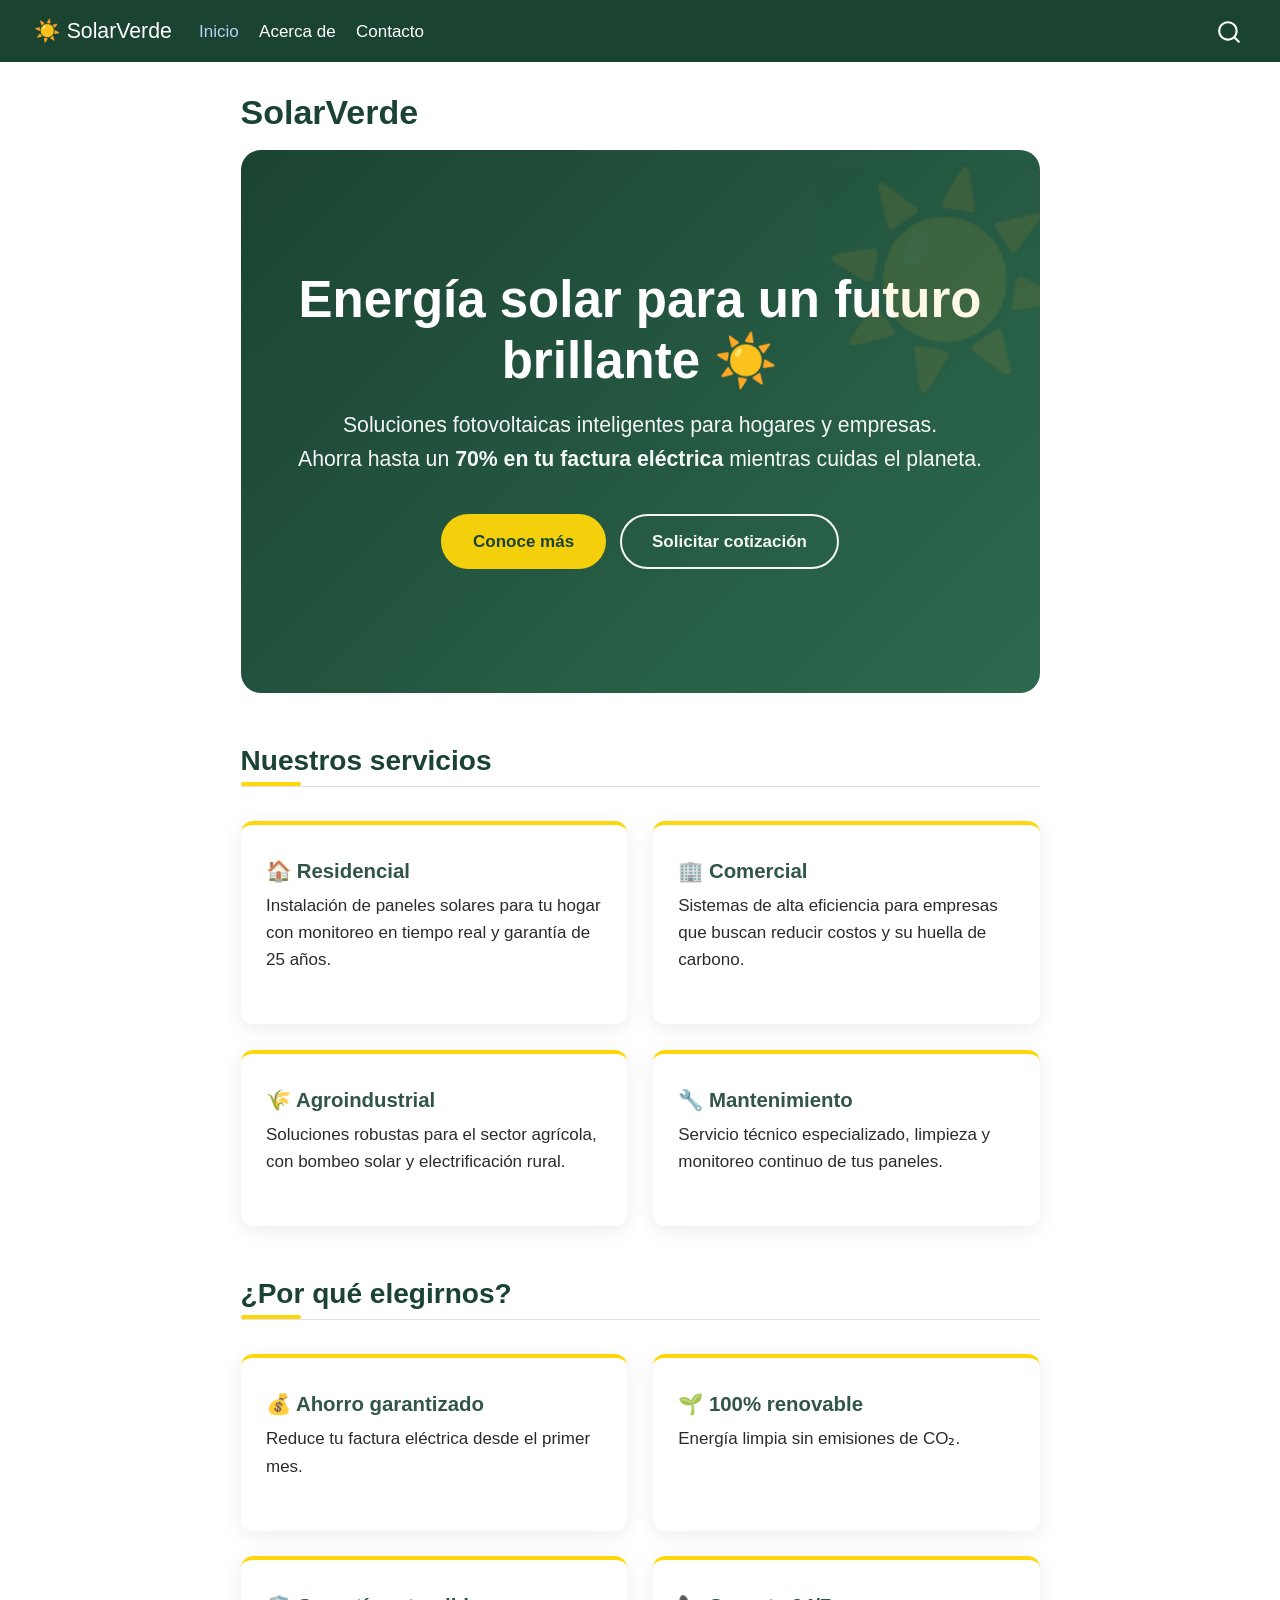
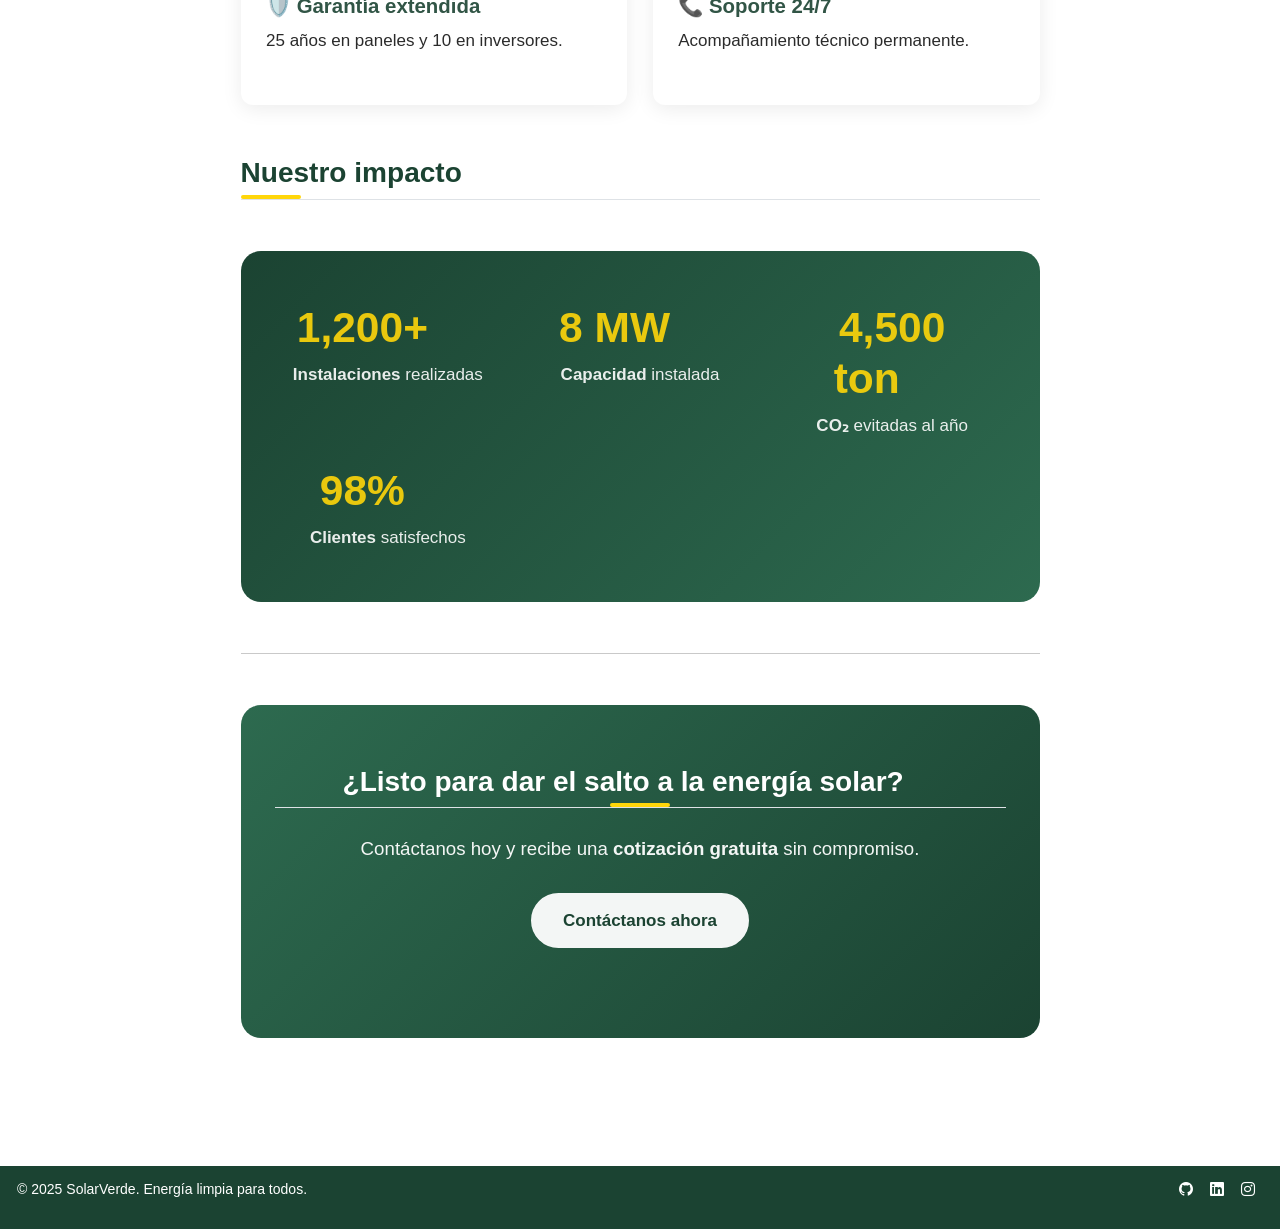
<file: docs/index.html>
<!DOCTYPE html>
<html xmlns="http://www.w3.org/1999/xhtml" lang="en" xml:lang="en"><head>

<meta charset="utf-8">
<meta name="generator" content="quarto-1.8.25">

<meta name="viewport" content="width=device-width, initial-scale=1.0, user-scalable=yes">


<title>Inicio – SolarVerde</title>
<style>
code{white-space: pre-wrap;}
span.smallcaps{font-variant: small-caps;}
div.columns{display: flex; gap: min(4vw, 1.5em);}
div.column{flex: auto; overflow-x: auto;}
div.hanging-indent{margin-left: 1.5em; text-indent: -1.5em;}
ul.task-list{list-style: none;}
ul.task-list li input[type="checkbox"] {
  width: 0.8em;
  margin: 0 0.8em 0.2em -1em; /* quarto-specific, see https://github.com/quarto-dev/quarto-cli/issues/4556 */ 
  vertical-align: middle;
}
</style>


<script src="site_libs/quarto-nav/quarto-nav.js"></script>
<script src="site_libs/quarto-nav/headroom.min.js"></script>
<script src="site_libs/clipboard/clipboard.min.js"></script>
<script src="site_libs/quarto-search/autocomplete.umd.js"></script>
<script src="site_libs/quarto-search/fuse.min.js"></script>
<script src="site_libs/quarto-search/quarto-search.js"></script>
<meta name="quarto:offset" content="./">
<script src="site_libs/quarto-html/quarto.js" type="module"></script>
<script src="site_libs/quarto-html/tabsets/tabsets.js" type="module"></script>
<script src="site_libs/quarto-html/axe/axe-check.js" type="module"></script>
<script src="site_libs/quarto-html/popper.min.js"></script>
<script src="site_libs/quarto-html/tippy.umd.min.js"></script>
<script src="site_libs/quarto-html/anchor.min.js"></script>
<link href="site_libs/quarto-html/tippy.css" rel="stylesheet">
<link href="site_libs/quarto-html/quarto-syntax-highlighting-7b89279ff1a6dce999919e0e67d4d9ec.css" rel="stylesheet" id="quarto-text-highlighting-styles">
<script src="site_libs/bootstrap/bootstrap.min.js"></script>
<link href="site_libs/bootstrap/bootstrap-icons.css" rel="stylesheet">
<link href="site_libs/bootstrap/bootstrap-120879bc434b53b76636c94364d40983.min.css" rel="stylesheet" append-hash="true" id="quarto-bootstrap" data-mode="light">
<script id="quarto-search-options" type="application/json">{
  "location": "navbar",
  "copy-button": false,
  "collapse-after": 3,
  "panel-placement": "end",
  "type": "overlay",
  "limit": 50,
  "keyboard-shortcut": [
    "f",
    "/",
    "s"
  ],
  "show-item-context": false,
  "language": {
    "search-no-results-text": "No results",
    "search-matching-documents-text": "matching documents",
    "search-copy-link-title": "Copy link to search",
    "search-hide-matches-text": "Hide additional matches",
    "search-more-match-text": "more match in this document",
    "search-more-matches-text": "more matches in this document",
    "search-clear-button-title": "Clear",
    "search-text-placeholder": "",
    "search-detached-cancel-button-title": "Cancel",
    "search-submit-button-title": "Submit",
    "search-label": "Search"
  }
}</script>
<style>html{ scroll-behavior: smooth; }</style>


<link rel="stylesheet" href="styles.css">
</head>

<body class="nav-fixed fullcontent quarto-light">

<div id="quarto-search-results"></div>
  <header id="quarto-header" class="headroom fixed-top">
    <nav class="navbar navbar-expand-lg " data-bs-theme="dark">
      <div class="navbar-container container-fluid">
      <div class="navbar-brand-container mx-auto">
    <a href="./index.html" class="navbar-brand navbar-brand-logo">
    </a>
    <a class="navbar-brand" href="./index.html">
    <span class="navbar-title">☀️ SolarVerde</span>
    </a>
  </div>
            <div id="quarto-search" class="" title="Search"></div>
          <button class="navbar-toggler" type="button" data-bs-toggle="collapse" data-bs-target="#navbarCollapse" aria-controls="navbarCollapse" role="menu" aria-expanded="false" aria-label="Toggle navigation" onclick="if (window.quartoToggleHeadroom) { window.quartoToggleHeadroom(); }">
  <span class="navbar-toggler-icon"></span>
</button>
          <div class="collapse navbar-collapse" id="navbarCollapse">
            <ul class="navbar-nav navbar-nav-scroll me-auto">
  <li class="nav-item">
    <a class="nav-link active" href="./index.html" aria-current="page"> 
<span class="menu-text">Inicio</span></a>
  </li>  
  <li class="nav-item">
    <a class="nav-link" href="./about.html"> 
<span class="menu-text">Acerca de</span></a>
  </li>  
  <li class="nav-item">
    <a class="nav-link" href="./contact.html"> 
<span class="menu-text">Contacto</span></a>
  </li>  
</ul>
          </div> <!-- /navcollapse -->
            <div class="quarto-navbar-tools">
</div>
      </div> <!-- /container-fluid -->
    </nav>
</header>
<!-- content -->
<div id="quarto-content" class="quarto-container page-columns page-rows-contents page-layout-article page-navbar">
<!-- sidebar -->
<!-- margin-sidebar -->
    
<!-- main -->
<main class="content" id="quarto-document-content">

<header id="title-block-header" class="quarto-title-block default">
<div class="quarto-title">
<h1 class="title">SolarVerde</h1>
</div>



<div class="quarto-title-meta">

    
  
    
  </div>
  


</header>


<section id="energía-solar-para-un-futuro-brillante" class="level1 hero">
<h1>Energía solar para un futuro brillante ☀️</h1>
<p>Soluciones fotovoltaicas inteligentes para hogares y empresas.<br>
Ahorra hasta un <strong>70% en tu factura eléctrica</strong> mientras cuidas el planeta.</p>
<p><a href="#nuestros-servicios" class="btn btn-primary">Conoce más</a> <a href="./contact.html" class="btn btn-outline">Solicitar cotización</a></p>
</section>
<section id="nuestros-servicios" class="level2">
<h2 class="anchored" data-anchor-id="nuestros-servicios">Nuestros servicios</h2>
<div class="services-grid">
<section id="residencial" class="level3 service-card">
<h3 class="anchored" data-anchor-id="residencial">🏠 Residencial</h3>
<p>Instalación de paneles solares para tu hogar con monitoreo en tiempo real y garantía de 25 años.</p>
</section>
<section id="comercial" class="level3 service-card">
<h3 class="anchored" data-anchor-id="comercial">🏢 Comercial</h3>
<p>Sistemas de alta eficiencia para empresas que buscan reducir costos y su huella de carbono.</p>
</section>
<section id="agroindustrial" class="level3 service-card">
<h3 class="anchored" data-anchor-id="agroindustrial">🌾 Agroindustrial</h3>
<p>Soluciones robustas para el sector agrícola, con bombeo solar y electrificación rural.</p>
</section>
<section id="mantenimiento" class="level3 service-card">
<h3 class="anchored" data-anchor-id="mantenimiento">🔧 Mantenimiento</h3>
<p>Servicio técnico especializado, limpieza y monitoreo continuo de tus paneles.</p>
</section>
</div>
</section>
<section id="por-qué-elegirnos" class="level2">
<h2 class="anchored" data-anchor-id="por-qué-elegirnos">¿Por qué elegirnos?</h2>
<div class="features-grid">
<section id="ahorro-garantizado" class="level3 feature">
<h3 class="anchored" data-anchor-id="ahorro-garantizado">💰 Ahorro garantizado</h3>
<p>Reduce tu factura eléctrica desde el primer mes.</p>
</section>
<section id="renovable" class="level3 feature">
<h3 class="anchored" data-anchor-id="renovable">🌱 100% renovable</h3>
<p>Energía limpia sin emisiones de CO₂.</p>
</section>
<section id="garantía-extendida" class="level3 feature">
<h3 class="anchored" data-anchor-id="garantía-extendida">🛡️ Garantía extendida</h3>
<p>25 años en paneles y 10 en inversores.</p>
</section>
<section id="soporte-247" class="level3 feature">
<h3 class="anchored" data-anchor-id="soporte-247">📞 Soporte 24/7</h3>
<p>Acompañamiento técnico permanente.</p>
</section>
</div>
</section>
<section id="nuestro-impacto" class="level2">
<h2 class="anchored" data-anchor-id="nuestro-impacto">Nuestro impacto</h2>
<div class="stats">
<section id="section" class="level3 stat">
<h3 class="anchored" data-anchor-id="section">1,200+</h3>
<p><strong>Instalaciones</strong> realizadas</p>
</section>
<section id="mw" class="level3 stat">
<h3 class="anchored" data-anchor-id="mw">8 MW</h3>
<p><strong>Capacidad</strong> instalada</p>
</section>
<section id="ton" class="level3 stat">
<h3 class="anchored" data-anchor-id="ton">4,500 ton</h3>
<p><strong>CO₂</strong> evitadas al año</p>
</section>
<section id="section-1" class="level3 stat">
<h3 class="anchored" data-anchor-id="section-1">98%</h3>
<p><strong>Clientes</strong> satisfechos</p>
</section>
</div>
<hr>
</section>
<section id="listo-para-dar-el-salto-a-la-energía-solar" class="level2 cta">
<h2 class="anchored" data-anchor-id="listo-para-dar-el-salto-a-la-energía-solar">¿Listo para dar el salto a la energía solar?</h2>
<p>Contáctanos hoy y recibe una <strong>cotización gratuita</strong> sin compromiso.</p>
<p><a href="./contact.html" class="btn btn-light">Contáctanos ahora</a></p>
</section>



</main> <!-- /main -->
<script id="quarto-html-after-body" type="application/javascript">
  window.document.addEventListener("DOMContentLoaded", function (event) {
    const icon = "";
    const anchorJS = new window.AnchorJS();
    anchorJS.options = {
      placement: 'right',
      icon: icon
    };
    anchorJS.add('.anchored');
    const isCodeAnnotation = (el) => {
      for (const clz of el.classList) {
        if (clz.startsWith('code-annotation-')) {                     
          return true;
        }
      }
      return false;
    }
    const onCopySuccess = function(e) {
      // button target
      const button = e.trigger;
      // don't keep focus
      button.blur();
      // flash "checked"
      button.classList.add('code-copy-button-checked');
      var currentTitle = button.getAttribute("title");
      button.setAttribute("title", "Copied!");
      let tooltip;
      if (window.bootstrap) {
        button.setAttribute("data-bs-toggle", "tooltip");
        button.setAttribute("data-bs-placement", "left");
        button.setAttribute("data-bs-title", "Copied!");
        tooltip = new bootstrap.Tooltip(button, 
          { trigger: "manual", 
            customClass: "code-copy-button-tooltip",
            offset: [0, -8]});
        tooltip.show();    
      }
      setTimeout(function() {
        if (tooltip) {
          tooltip.hide();
          button.removeAttribute("data-bs-title");
          button.removeAttribute("data-bs-toggle");
          button.removeAttribute("data-bs-placement");
        }
        button.setAttribute("title", currentTitle);
        button.classList.remove('code-copy-button-checked');
      }, 1000);
      // clear code selection
      e.clearSelection();
    }
    const getTextToCopy = function(trigger) {
      const outerScaffold = trigger.parentElement.cloneNode(true);
      const codeEl = outerScaffold.querySelector('code');
      for (const childEl of codeEl.children) {
        if (isCodeAnnotation(childEl)) {
          childEl.remove();
        }
      }
      return codeEl.innerText;
    }
    const clipboard = new window.ClipboardJS('.code-copy-button:not([data-in-quarto-modal])', {
      text: getTextToCopy
    });
    clipboard.on('success', onCopySuccess);
    if (window.document.getElementById('quarto-embedded-source-code-modal')) {
      const clipboardModal = new window.ClipboardJS('.code-copy-button[data-in-quarto-modal]', {
        text: getTextToCopy,
        container: window.document.getElementById('quarto-embedded-source-code-modal')
      });
      clipboardModal.on('success', onCopySuccess);
    }
      var localhostRegex = new RegExp(/^(?:http|https):\/\/localhost\:?[0-9]*\//);
      var mailtoRegex = new RegExp(/^mailto:/);
        var filterRegex = new RegExp('/' + window.location.host + '/');
      var isInternal = (href) => {
          return filterRegex.test(href) || localhostRegex.test(href) || mailtoRegex.test(href);
      }
      // Inspect non-navigation links and adorn them if external
     var links = window.document.querySelectorAll('a[href]:not(.nav-link):not(.navbar-brand):not(.toc-action):not(.sidebar-link):not(.sidebar-item-toggle):not(.pagination-link):not(.no-external):not([aria-hidden]):not(.dropdown-item):not(.quarto-navigation-tool):not(.about-link)');
      for (var i=0; i<links.length; i++) {
        const link = links[i];
        if (!isInternal(link.href)) {
          // undo the damage that might have been done by quarto-nav.js in the case of
          // links that we want to consider external
          if (link.dataset.originalHref !== undefined) {
            link.href = link.dataset.originalHref;
          }
            // target, if specified
            link.setAttribute("target", "_blank");
            if (link.getAttribute("rel") === null) {
              link.setAttribute("rel", "noopener");
            }
        }
      }
    function tippyHover(el, contentFn, onTriggerFn, onUntriggerFn) {
      const config = {
        allowHTML: true,
        maxWidth: 500,
        delay: 100,
        arrow: false,
        appendTo: function(el) {
            return el.parentElement;
        },
        interactive: true,
        interactiveBorder: 10,
        theme: 'quarto',
        placement: 'bottom-start',
      };
      if (contentFn) {
        config.content = contentFn;
      }
      if (onTriggerFn) {
        config.onTrigger = onTriggerFn;
      }
      if (onUntriggerFn) {
        config.onUntrigger = onUntriggerFn;
      }
      window.tippy(el, config); 
    }
    const noterefs = window.document.querySelectorAll('a[role="doc-noteref"]');
    for (var i=0; i<noterefs.length; i++) {
      const ref = noterefs[i];
      tippyHover(ref, function() {
        // use id or data attribute instead here
        let href = ref.getAttribute('data-footnote-href') || ref.getAttribute('href');
        try { href = new URL(href).hash; } catch {}
        const id = href.replace(/^#\/?/, "");
        const note = window.document.getElementById(id);
        if (note) {
          return note.innerHTML;
        } else {
          return "";
        }
      });
    }
    const xrefs = window.document.querySelectorAll('a.quarto-xref');
    const processXRef = (id, note) => {
      // Strip column container classes
      const stripColumnClz = (el) => {
        el.classList.remove("page-full", "page-columns");
        if (el.children) {
          for (const child of el.children) {
            stripColumnClz(child);
          }
        }
      }
      stripColumnClz(note)
      if (id === null || id.startsWith('sec-')) {
        // Special case sections, only their first couple elements
        const container = document.createElement("div");
        if (note.children && note.children.length > 2) {
          container.appendChild(note.children[0].cloneNode(true));
          for (let i = 1; i < note.children.length; i++) {
            const child = note.children[i];
            if (child.tagName === "P" && child.innerText === "") {
              continue;
            } else {
              container.appendChild(child.cloneNode(true));
              break;
            }
          }
          if (window.Quarto?.typesetMath) {
            window.Quarto.typesetMath(container);
          }
          return container.innerHTML
        } else {
          if (window.Quarto?.typesetMath) {
            window.Quarto.typesetMath(note);
          }
          return note.innerHTML;
        }
      } else {
        // Remove any anchor links if they are present
        const anchorLink = note.querySelector('a.anchorjs-link');
        if (anchorLink) {
          anchorLink.remove();
        }
        if (window.Quarto?.typesetMath) {
          window.Quarto.typesetMath(note);
        }
        if (note.classList.contains("callout")) {
          return note.outerHTML;
        } else {
          return note.innerHTML;
        }
      }
    }
    for (var i=0; i<xrefs.length; i++) {
      const xref = xrefs[i];
      tippyHover(xref, undefined, function(instance) {
        instance.disable();
        let url = xref.getAttribute('href');
        let hash = undefined; 
        if (url.startsWith('#')) {
          hash = url;
        } else {
          try { hash = new URL(url).hash; } catch {}
        }
        if (hash) {
          const id = hash.replace(/^#\/?/, "");
          const note = window.document.getElementById(id);
          if (note !== null) {
            try {
              const html = processXRef(id, note.cloneNode(true));
              instance.setContent(html);
            } finally {
              instance.enable();
              instance.show();
            }
          } else {
            // See if we can fetch this
            fetch(url.split('#')[0])
            .then(res => res.text())
            .then(html => {
              const parser = new DOMParser();
              const htmlDoc = parser.parseFromString(html, "text/html");
              const note = htmlDoc.getElementById(id);
              if (note !== null) {
                const html = processXRef(id, note);
                instance.setContent(html);
              } 
            }).finally(() => {
              instance.enable();
              instance.show();
            });
          }
        } else {
          // See if we can fetch a full url (with no hash to target)
          // This is a special case and we should probably do some content thinning / targeting
          fetch(url)
          .then(res => res.text())
          .then(html => {
            const parser = new DOMParser();
            const htmlDoc = parser.parseFromString(html, "text/html");
            const note = htmlDoc.querySelector('main.content');
            if (note !== null) {
              // This should only happen for chapter cross references
              // (since there is no id in the URL)
              // remove the first header
              if (note.children.length > 0 && note.children[0].tagName === "HEADER") {
                note.children[0].remove();
              }
              const html = processXRef(null, note);
              instance.setContent(html);
            } 
          }).finally(() => {
            instance.enable();
            instance.show();
          });
        }
      }, function(instance) {
      });
    }
        let selectedAnnoteEl;
        const selectorForAnnotation = ( cell, annotation) => {
          let cellAttr = 'data-code-cell="' + cell + '"';
          let lineAttr = 'data-code-annotation="' +  annotation + '"';
          const selector = 'span[' + cellAttr + '][' + lineAttr + ']';
          return selector;
        }
        const selectCodeLines = (annoteEl) => {
          const doc = window.document;
          const targetCell = annoteEl.getAttribute("data-target-cell");
          const targetAnnotation = annoteEl.getAttribute("data-target-annotation");
          const annoteSpan = window.document.querySelector(selectorForAnnotation(targetCell, targetAnnotation));
          const lines = annoteSpan.getAttribute("data-code-lines").split(",");
          const lineIds = lines.map((line) => {
            return targetCell + "-" + line;
          })
          let top = null;
          let height = null;
          let parent = null;
          if (lineIds.length > 0) {
              //compute the position of the single el (top and bottom and make a div)
              const el = window.document.getElementById(lineIds[0]);
              top = el.offsetTop;
              height = el.offsetHeight;
              parent = el.parentElement.parentElement;
            if (lineIds.length > 1) {
              const lastEl = window.document.getElementById(lineIds[lineIds.length - 1]);
              const bottom = lastEl.offsetTop + lastEl.offsetHeight;
              height = bottom - top;
            }
            if (top !== null && height !== null && parent !== null) {
              // cook up a div (if necessary) and position it 
              let div = window.document.getElementById("code-annotation-line-highlight");
              if (div === null) {
                div = window.document.createElement("div");
                div.setAttribute("id", "code-annotation-line-highlight");
                div.style.position = 'absolute';
                parent.appendChild(div);
              }
              div.style.top = top - 2 + "px";
              div.style.height = height + 4 + "px";
              div.style.left = 0;
              let gutterDiv = window.document.getElementById("code-annotation-line-highlight-gutter");
              if (gutterDiv === null) {
                gutterDiv = window.document.createElement("div");
                gutterDiv.setAttribute("id", "code-annotation-line-highlight-gutter");
                gutterDiv.style.position = 'absolute';
                const codeCell = window.document.getElementById(targetCell);
                const gutter = codeCell.querySelector('.code-annotation-gutter');
                gutter.appendChild(gutterDiv);
              }
              gutterDiv.style.top = top - 2 + "px";
              gutterDiv.style.height = height + 4 + "px";
            }
            selectedAnnoteEl = annoteEl;
          }
        };
        const unselectCodeLines = () => {
          const elementsIds = ["code-annotation-line-highlight", "code-annotation-line-highlight-gutter"];
          elementsIds.forEach((elId) => {
            const div = window.document.getElementById(elId);
            if (div) {
              div.remove();
            }
          });
          selectedAnnoteEl = undefined;
        };
          // Handle positioning of the toggle
      window.addEventListener(
        "resize",
        throttle(() => {
          elRect = undefined;
          if (selectedAnnoteEl) {
            selectCodeLines(selectedAnnoteEl);
          }
        }, 10)
      );
      function throttle(fn, ms) {
      let throttle = false;
      let timer;
        return (...args) => {
          if(!throttle) { // first call gets through
              fn.apply(this, args);
              throttle = true;
          } else { // all the others get throttled
              if(timer) clearTimeout(timer); // cancel #2
              timer = setTimeout(() => {
                fn.apply(this, args);
                timer = throttle = false;
              }, ms);
          }
        };
      }
        // Attach click handler to the DT
        const annoteDls = window.document.querySelectorAll('dt[data-target-cell]');
        for (const annoteDlNode of annoteDls) {
          annoteDlNode.addEventListener('click', (event) => {
            const clickedEl = event.target;
            if (clickedEl !== selectedAnnoteEl) {
              unselectCodeLines();
              const activeEl = window.document.querySelector('dt[data-target-cell].code-annotation-active');
              if (activeEl) {
                activeEl.classList.remove('code-annotation-active');
              }
              selectCodeLines(clickedEl);
              clickedEl.classList.add('code-annotation-active');
            } else {
              // Unselect the line
              unselectCodeLines();
              clickedEl.classList.remove('code-annotation-active');
            }
          });
        }
    const findCites = (el) => {
      const parentEl = el.parentElement;
      if (parentEl) {
        const cites = parentEl.dataset.cites;
        if (cites) {
          return {
            el,
            cites: cites.split(' ')
          };
        } else {
          return findCites(el.parentElement)
        }
      } else {
        return undefined;
      }
    };
    var bibliorefs = window.document.querySelectorAll('a[role="doc-biblioref"]');
    for (var i=0; i<bibliorefs.length; i++) {
      const ref = bibliorefs[i];
      const citeInfo = findCites(ref);
      if (citeInfo) {
        tippyHover(citeInfo.el, function() {
          var popup = window.document.createElement('div');
          citeInfo.cites.forEach(function(cite) {
            var citeDiv = window.document.createElement('div');
            citeDiv.classList.add('hanging-indent');
            citeDiv.classList.add('csl-entry');
            var biblioDiv = window.document.getElementById('ref-' + cite);
            if (biblioDiv) {
              citeDiv.innerHTML = biblioDiv.innerHTML;
            }
            popup.appendChild(citeDiv);
          });
          return popup.innerHTML;
        });
      }
    }
  });
  </script>
</div> <!-- /content -->
<footer class="footer">
  <div class="nav-footer">
    <div class="nav-footer-left">
<p>© 2025 SolarVerde. Energía limpia para todos.</p>
</div>   
    <div class="nav-footer-center">
      &nbsp;
    </div>
    <div class="nav-footer-right">
      <ul class="footer-items list-unstyled">
    <li class="nav-item compact">
    <a class="nav-link" href="https://github.com">
      <i class="bi bi-github" role="img">
</i> 
    </a>
  </li>  
    <li class="nav-item compact">
    <a class="nav-link" href="https://linkedin.com">
      <i class="bi bi-linkedin" role="img">
</i> 
    </a>
  </li>  
    <li class="nav-item compact">
    <a class="nav-link" href="https://instagram.com">
      <i class="bi bi-instagram" role="img">
</i> 
    </a>
  </li>  
</ul>
    </div>
  </div>
</footer>




<script src="site_libs/quarto-html/zenscroll-min.js"></script>
</body></html>
</file>
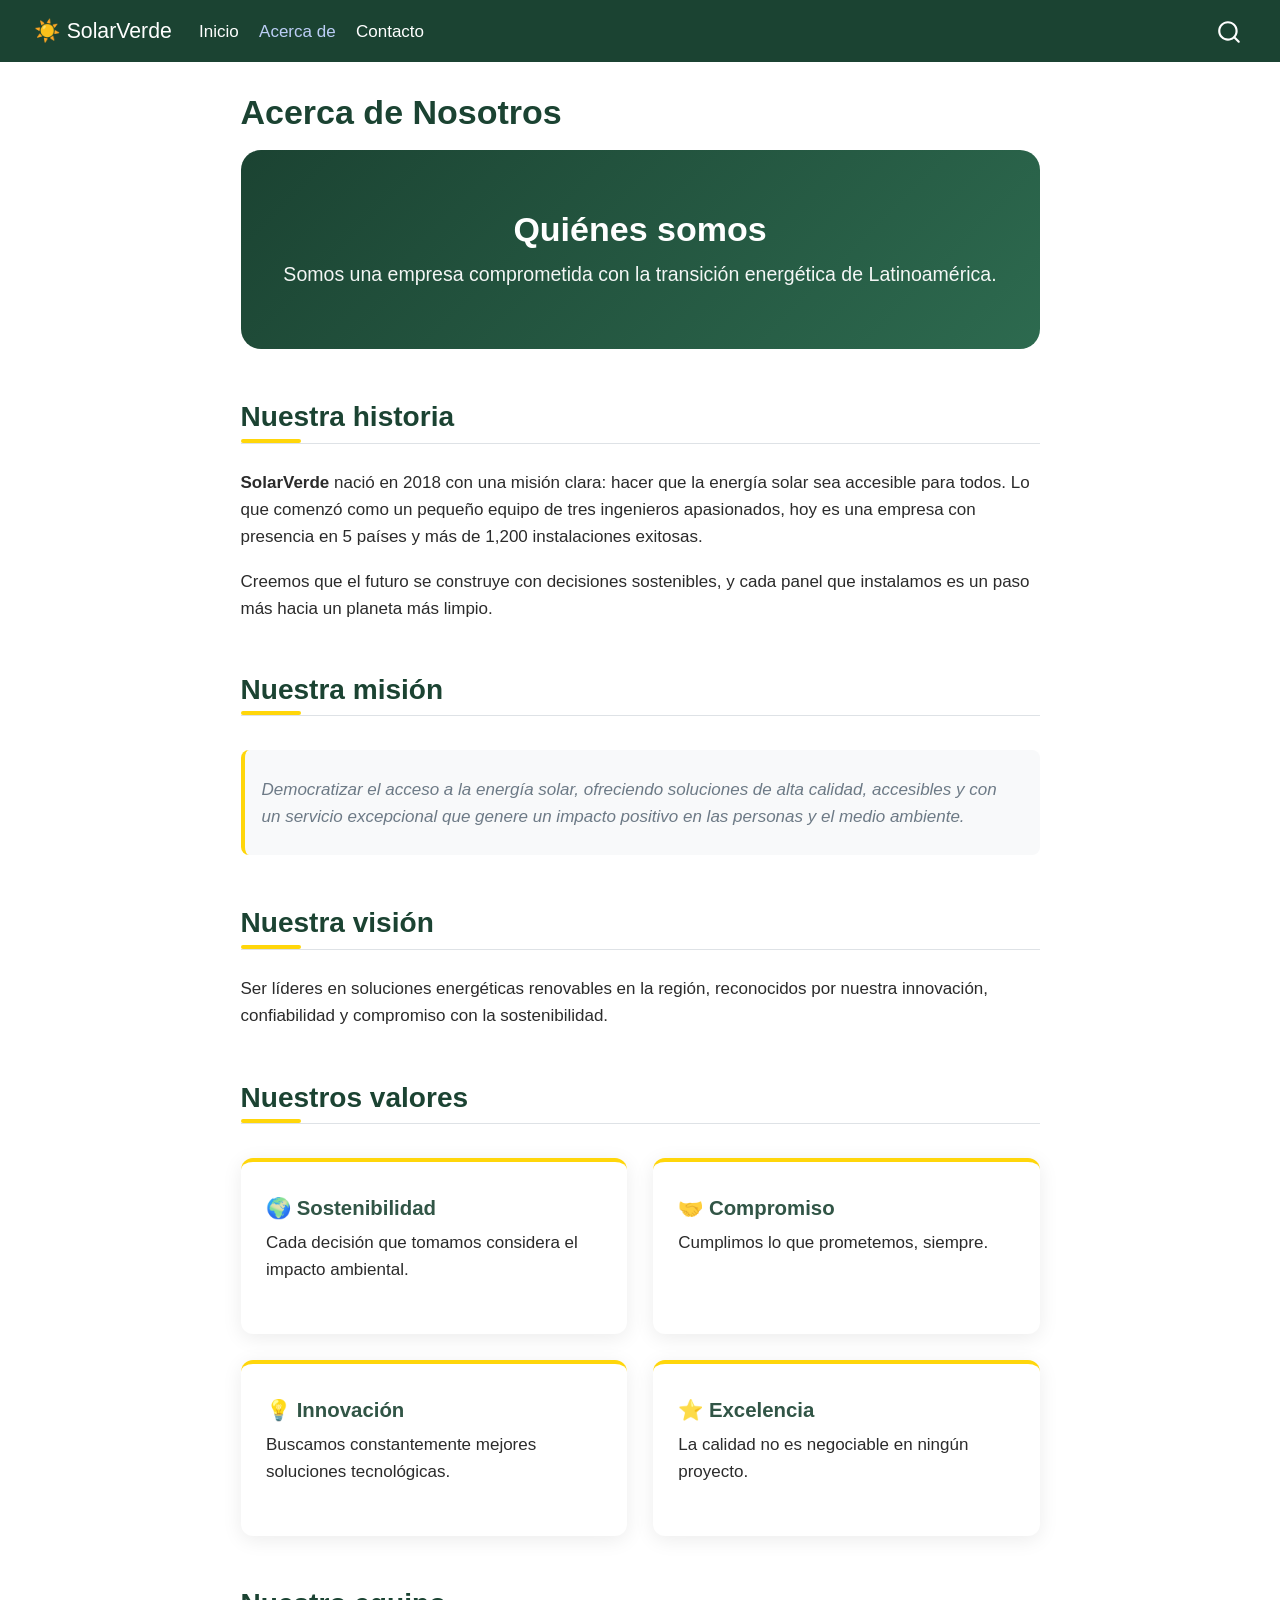
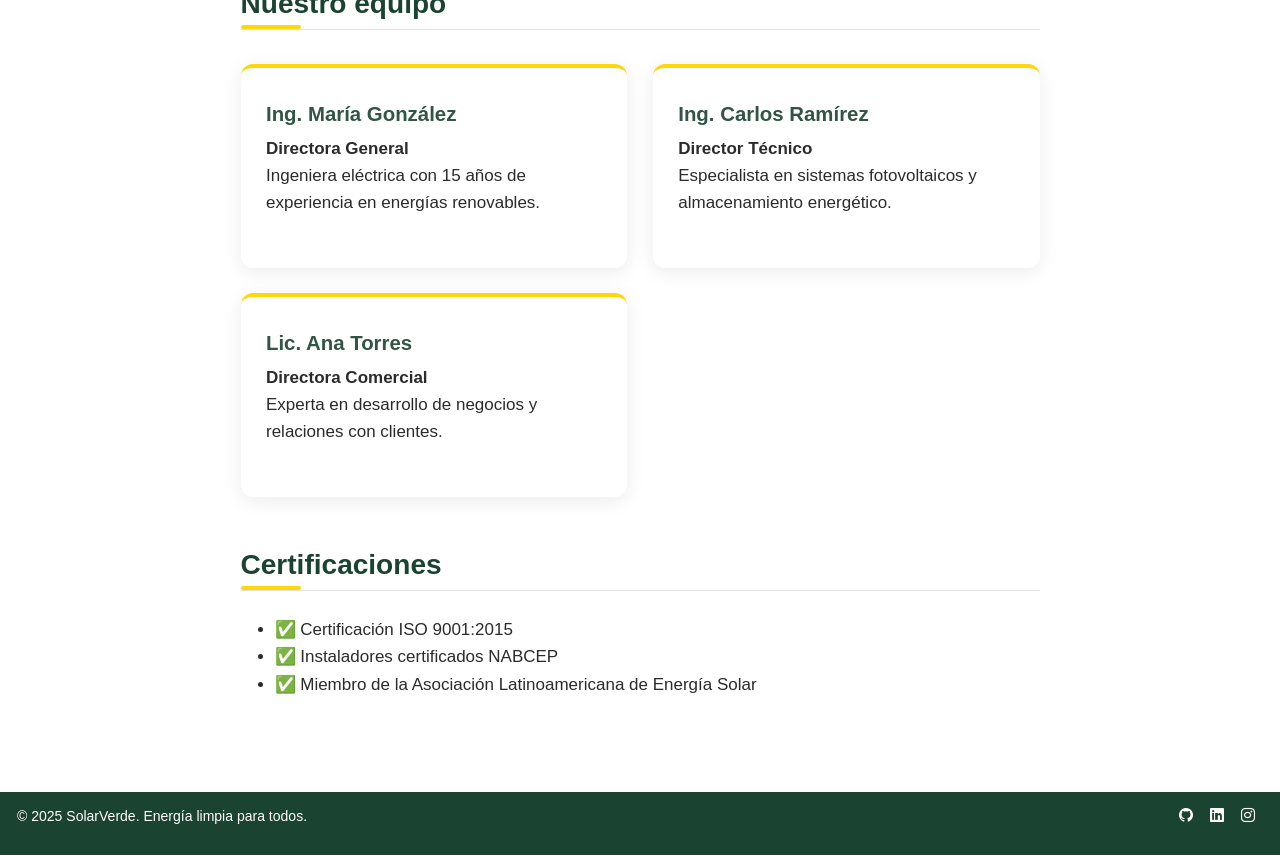
<file: docs/about.html>
<!DOCTYPE html>
<html xmlns="http://www.w3.org/1999/xhtml" lang="en" xml:lang="en"><head>

<meta charset="utf-8">
<meta name="generator" content="quarto-1.8.25">

<meta name="viewport" content="width=device-width, initial-scale=1.0, user-scalable=yes">


<title>Acerca de – SolarVerde</title>
<style>
code{white-space: pre-wrap;}
span.smallcaps{font-variant: small-caps;}
div.columns{display: flex; gap: min(4vw, 1.5em);}
div.column{flex: auto; overflow-x: auto;}
div.hanging-indent{margin-left: 1.5em; text-indent: -1.5em;}
ul.task-list{list-style: none;}
ul.task-list li input[type="checkbox"] {
  width: 0.8em;
  margin: 0 0.8em 0.2em -1em; /* quarto-specific, see https://github.com/quarto-dev/quarto-cli/issues/4556 */ 
  vertical-align: middle;
}
</style>


<script src="site_libs/quarto-nav/quarto-nav.js"></script>
<script src="site_libs/quarto-nav/headroom.min.js"></script>
<script src="site_libs/clipboard/clipboard.min.js"></script>
<script src="site_libs/quarto-search/autocomplete.umd.js"></script>
<script src="site_libs/quarto-search/fuse.min.js"></script>
<script src="site_libs/quarto-search/quarto-search.js"></script>
<meta name="quarto:offset" content="./">
<script src="site_libs/quarto-html/quarto.js" type="module"></script>
<script src="site_libs/quarto-html/tabsets/tabsets.js" type="module"></script>
<script src="site_libs/quarto-html/axe/axe-check.js" type="module"></script>
<script src="site_libs/quarto-html/popper.min.js"></script>
<script src="site_libs/quarto-html/tippy.umd.min.js"></script>
<script src="site_libs/quarto-html/anchor.min.js"></script>
<link href="site_libs/quarto-html/tippy.css" rel="stylesheet">
<link href="site_libs/quarto-html/quarto-syntax-highlighting-7b89279ff1a6dce999919e0e67d4d9ec.css" rel="stylesheet" id="quarto-text-highlighting-styles">
<script src="site_libs/bootstrap/bootstrap.min.js"></script>
<link href="site_libs/bootstrap/bootstrap-icons.css" rel="stylesheet">
<link href="site_libs/bootstrap/bootstrap-120879bc434b53b76636c94364d40983.min.css" rel="stylesheet" append-hash="true" id="quarto-bootstrap" data-mode="light">
<script id="quarto-search-options" type="application/json">{
  "location": "navbar",
  "copy-button": false,
  "collapse-after": 3,
  "panel-placement": "end",
  "type": "overlay",
  "limit": 50,
  "keyboard-shortcut": [
    "f",
    "/",
    "s"
  ],
  "show-item-context": false,
  "language": {
    "search-no-results-text": "No results",
    "search-matching-documents-text": "matching documents",
    "search-copy-link-title": "Copy link to search",
    "search-hide-matches-text": "Hide additional matches",
    "search-more-match-text": "more match in this document",
    "search-more-matches-text": "more matches in this document",
    "search-clear-button-title": "Clear",
    "search-text-placeholder": "",
    "search-detached-cancel-button-title": "Cancel",
    "search-submit-button-title": "Submit",
    "search-label": "Search"
  }
}</script>
<style>html{ scroll-behavior: smooth; }</style>


<link rel="stylesheet" href="styles.css">
</head>

<body class="nav-fixed fullcontent quarto-light">

<div id="quarto-search-results"></div>
  <header id="quarto-header" class="headroom fixed-top">
    <nav class="navbar navbar-expand-lg " data-bs-theme="dark">
      <div class="navbar-container container-fluid">
      <div class="navbar-brand-container mx-auto">
    <a href="./index.html" class="navbar-brand navbar-brand-logo">
    </a>
    <a class="navbar-brand" href="./index.html">
    <span class="navbar-title">☀️ SolarVerde</span>
    </a>
  </div>
            <div id="quarto-search" class="" title="Search"></div>
          <button class="navbar-toggler" type="button" data-bs-toggle="collapse" data-bs-target="#navbarCollapse" aria-controls="navbarCollapse" role="menu" aria-expanded="false" aria-label="Toggle navigation" onclick="if (window.quartoToggleHeadroom) { window.quartoToggleHeadroom(); }">
  <span class="navbar-toggler-icon"></span>
</button>
          <div class="collapse navbar-collapse" id="navbarCollapse">
            <ul class="navbar-nav navbar-nav-scroll me-auto">
  <li class="nav-item">
    <a class="nav-link" href="./index.html"> 
<span class="menu-text">Inicio</span></a>
  </li>  
  <li class="nav-item">
    <a class="nav-link active" href="./about.html" aria-current="page"> 
<span class="menu-text">Acerca de</span></a>
  </li>  
  <li class="nav-item">
    <a class="nav-link" href="./contact.html"> 
<span class="menu-text">Contacto</span></a>
  </li>  
</ul>
          </div> <!-- /navcollapse -->
            <div class="quarto-navbar-tools">
</div>
      </div> <!-- /container-fluid -->
    </nav>
</header>
<!-- content -->
<div id="quarto-content" class="quarto-container page-columns page-rows-contents page-layout-article page-navbar">
<!-- sidebar -->
<!-- margin-sidebar -->
    
<!-- main -->
<main class="content" id="quarto-document-content">

<header id="title-block-header" class="quarto-title-block default">
<div class="quarto-title">
<h1 class="title">Acerca de Nosotros</h1>
</div>



<div class="quarto-title-meta">

    
  
    
  </div>
  


</header>


<section id="quiénes-somos" class="level1 about-header">
<h1>Quiénes somos</h1>
<p>Somos una empresa comprometida con la transición energética de Latinoamérica.</p>
</section>
<section id="nuestra-historia" class="level2">
<h2 class="anchored" data-anchor-id="nuestra-historia">Nuestra historia</h2>
<p><strong>SolarVerde</strong> nació en 2018 con una misión clara: hacer que la energía solar sea accesible para todos. Lo que comenzó como un pequeño equipo de tres ingenieros apasionados, hoy es una empresa con presencia en 5 países y más de 1,200 instalaciones exitosas.</p>
<p>Creemos que el futuro se construye con decisiones sostenibles, y cada panel que instalamos es un paso más hacia un planeta más limpio.</p>
</section>
<section id="nuestra-misión" class="level2">
<h2 class="anchored" data-anchor-id="nuestra-misión">Nuestra misión</h2>
<blockquote class="blockquote">
<p>Democratizar el acceso a la energía solar, ofreciendo soluciones de alta calidad, accesibles y con un servicio excepcional que genere un impacto positivo en las personas y el medio ambiente.</p>
</blockquote>
</section>
<section id="nuestra-visión" class="level2">
<h2 class="anchored" data-anchor-id="nuestra-visión">Nuestra visión</h2>
<p>Ser líderes en soluciones energéticas renovables en la región, reconocidos por nuestra innovación, confiabilidad y compromiso con la sostenibilidad.</p>
</section>
<section id="nuestros-valores" class="level2">
<h2 class="anchored" data-anchor-id="nuestros-valores">Nuestros valores</h2>
<div class="values-grid">
<section id="sostenibilidad" class="level3 value-card">
<h3 class="anchored" data-anchor-id="sostenibilidad">🌍 Sostenibilidad</h3>
<p>Cada decisión que tomamos considera el impacto ambiental.</p>
</section>
<section id="compromiso" class="level3 value-card">
<h3 class="anchored" data-anchor-id="compromiso">🤝 Compromiso</h3>
<p>Cumplimos lo que prometemos, siempre.</p>
</section>
<section id="innovación" class="level3 value-card">
<h3 class="anchored" data-anchor-id="innovación">💡 Innovación</h3>
<p>Buscamos constantemente mejores soluciones tecnológicas.</p>
</section>
<section id="excelencia" class="level3 value-card">
<h3 class="anchored" data-anchor-id="excelencia">⭐ Excelencia</h3>
<p>La calidad no es negociable en ningún proyecto.</p>
</section>
</div>
</section>
<section id="nuestro-equipo" class="level2">
<h2 class="anchored" data-anchor-id="nuestro-equipo">Nuestro equipo</h2>
<div class="team-grid">
<section id="ing.-maría-gonzález" class="level3 team-card">
<h3 class="anchored" data-anchor-id="ing.-maría-gonzález">Ing. María González</h3>
<p><strong>Directora General</strong><br>
Ingeniera eléctrica con 15 años de experiencia en energías renovables.</p>
</section>
<section id="ing.-carlos-ramírez" class="level3 team-card">
<h3 class="anchored" data-anchor-id="ing.-carlos-ramírez">Ing. Carlos Ramírez</h3>
<p><strong>Director Técnico</strong><br>
Especialista en sistemas fotovoltaicos y almacenamiento energético.</p>
</section>
<section id="lic.-ana-torres" class="level3 team-card">
<h3 class="anchored" data-anchor-id="lic.-ana-torres">Lic. Ana Torres</h3>
<p><strong>Directora Comercial</strong><br>
Experta en desarrollo de negocios y relaciones con clientes.</p>
</section>
</div>
</section>
<section id="certificaciones" class="level2">
<h2 class="anchored" data-anchor-id="certificaciones">Certificaciones</h2>
<ul>
<li>✅ Certificación ISO 9001:2015</li>
<li>✅ Instaladores certificados NABCEP</li>
<li>✅ Miembro de la Asociación Latinoamericana de Energía Solar</li>
</ul>


</section>

</main> <!-- /main -->
<script id="quarto-html-after-body" type="application/javascript">
  window.document.addEventListener("DOMContentLoaded", function (event) {
    const icon = "";
    const anchorJS = new window.AnchorJS();
    anchorJS.options = {
      placement: 'right',
      icon: icon
    };
    anchorJS.add('.anchored');
    const isCodeAnnotation = (el) => {
      for (const clz of el.classList) {
        if (clz.startsWith('code-annotation-')) {                     
          return true;
        }
      }
      return false;
    }
    const onCopySuccess = function(e) {
      // button target
      const button = e.trigger;
      // don't keep focus
      button.blur();
      // flash "checked"
      button.classList.add('code-copy-button-checked');
      var currentTitle = button.getAttribute("title");
      button.setAttribute("title", "Copied!");
      let tooltip;
      if (window.bootstrap) {
        button.setAttribute("data-bs-toggle", "tooltip");
        button.setAttribute("data-bs-placement", "left");
        button.setAttribute("data-bs-title", "Copied!");
        tooltip = new bootstrap.Tooltip(button, 
          { trigger: "manual", 
            customClass: "code-copy-button-tooltip",
            offset: [0, -8]});
        tooltip.show();    
      }
      setTimeout(function() {
        if (tooltip) {
          tooltip.hide();
          button.removeAttribute("data-bs-title");
          button.removeAttribute("data-bs-toggle");
          button.removeAttribute("data-bs-placement");
        }
        button.setAttribute("title", currentTitle);
        button.classList.remove('code-copy-button-checked');
      }, 1000);
      // clear code selection
      e.clearSelection();
    }
    const getTextToCopy = function(trigger) {
      const outerScaffold = trigger.parentElement.cloneNode(true);
      const codeEl = outerScaffold.querySelector('code');
      for (const childEl of codeEl.children) {
        if (isCodeAnnotation(childEl)) {
          childEl.remove();
        }
      }
      return codeEl.innerText;
    }
    const clipboard = new window.ClipboardJS('.code-copy-button:not([data-in-quarto-modal])', {
      text: getTextToCopy
    });
    clipboard.on('success', onCopySuccess);
    if (window.document.getElementById('quarto-embedded-source-code-modal')) {
      const clipboardModal = new window.ClipboardJS('.code-copy-button[data-in-quarto-modal]', {
        text: getTextToCopy,
        container: window.document.getElementById('quarto-embedded-source-code-modal')
      });
      clipboardModal.on('success', onCopySuccess);
    }
      var localhostRegex = new RegExp(/^(?:http|https):\/\/localhost\:?[0-9]*\//);
      var mailtoRegex = new RegExp(/^mailto:/);
        var filterRegex = new RegExp('/' + window.location.host + '/');
      var isInternal = (href) => {
          return filterRegex.test(href) || localhostRegex.test(href) || mailtoRegex.test(href);
      }
      // Inspect non-navigation links and adorn them if external
     var links = window.document.querySelectorAll('a[href]:not(.nav-link):not(.navbar-brand):not(.toc-action):not(.sidebar-link):not(.sidebar-item-toggle):not(.pagination-link):not(.no-external):not([aria-hidden]):not(.dropdown-item):not(.quarto-navigation-tool):not(.about-link)');
      for (var i=0; i<links.length; i++) {
        const link = links[i];
        if (!isInternal(link.href)) {
          // undo the damage that might have been done by quarto-nav.js in the case of
          // links that we want to consider external
          if (link.dataset.originalHref !== undefined) {
            link.href = link.dataset.originalHref;
          }
            // target, if specified
            link.setAttribute("target", "_blank");
            if (link.getAttribute("rel") === null) {
              link.setAttribute("rel", "noopener");
            }
        }
      }
    function tippyHover(el, contentFn, onTriggerFn, onUntriggerFn) {
      const config = {
        allowHTML: true,
        maxWidth: 500,
        delay: 100,
        arrow: false,
        appendTo: function(el) {
            return el.parentElement;
        },
        interactive: true,
        interactiveBorder: 10,
        theme: 'quarto',
        placement: 'bottom-start',
      };
      if (contentFn) {
        config.content = contentFn;
      }
      if (onTriggerFn) {
        config.onTrigger = onTriggerFn;
      }
      if (onUntriggerFn) {
        config.onUntrigger = onUntriggerFn;
      }
      window.tippy(el, config); 
    }
    const noterefs = window.document.querySelectorAll('a[role="doc-noteref"]');
    for (var i=0; i<noterefs.length; i++) {
      const ref = noterefs[i];
      tippyHover(ref, function() {
        // use id or data attribute instead here
        let href = ref.getAttribute('data-footnote-href') || ref.getAttribute('href');
        try { href = new URL(href).hash; } catch {}
        const id = href.replace(/^#\/?/, "");
        const note = window.document.getElementById(id);
        if (note) {
          return note.innerHTML;
        } else {
          return "";
        }
      });
    }
    const xrefs = window.document.querySelectorAll('a.quarto-xref');
    const processXRef = (id, note) => {
      // Strip column container classes
      const stripColumnClz = (el) => {
        el.classList.remove("page-full", "page-columns");
        if (el.children) {
          for (const child of el.children) {
            stripColumnClz(child);
          }
        }
      }
      stripColumnClz(note)
      if (id === null || id.startsWith('sec-')) {
        // Special case sections, only their first couple elements
        const container = document.createElement("div");
        if (note.children && note.children.length > 2) {
          container.appendChild(note.children[0].cloneNode(true));
          for (let i = 1; i < note.children.length; i++) {
            const child = note.children[i];
            if (child.tagName === "P" && child.innerText === "") {
              continue;
            } else {
              container.appendChild(child.cloneNode(true));
              break;
            }
          }
          if (window.Quarto?.typesetMath) {
            window.Quarto.typesetMath(container);
          }
          return container.innerHTML
        } else {
          if (window.Quarto?.typesetMath) {
            window.Quarto.typesetMath(note);
          }
          return note.innerHTML;
        }
      } else {
        // Remove any anchor links if they are present
        const anchorLink = note.querySelector('a.anchorjs-link');
        if (anchorLink) {
          anchorLink.remove();
        }
        if (window.Quarto?.typesetMath) {
          window.Quarto.typesetMath(note);
        }
        if (note.classList.contains("callout")) {
          return note.outerHTML;
        } else {
          return note.innerHTML;
        }
      }
    }
    for (var i=0; i<xrefs.length; i++) {
      const xref = xrefs[i];
      tippyHover(xref, undefined, function(instance) {
        instance.disable();
        let url = xref.getAttribute('href');
        let hash = undefined; 
        if (url.startsWith('#')) {
          hash = url;
        } else {
          try { hash = new URL(url).hash; } catch {}
        }
        if (hash) {
          const id = hash.replace(/^#\/?/, "");
          const note = window.document.getElementById(id);
          if (note !== null) {
            try {
              const html = processXRef(id, note.cloneNode(true));
              instance.setContent(html);
            } finally {
              instance.enable();
              instance.show();
            }
          } else {
            // See if we can fetch this
            fetch(url.split('#')[0])
            .then(res => res.text())
            .then(html => {
              const parser = new DOMParser();
              const htmlDoc = parser.parseFromString(html, "text/html");
              const note = htmlDoc.getElementById(id);
              if (note !== null) {
                const html = processXRef(id, note);
                instance.setContent(html);
              } 
            }).finally(() => {
              instance.enable();
              instance.show();
            });
          }
        } else {
          // See if we can fetch a full url (with no hash to target)
          // This is a special case and we should probably do some content thinning / targeting
          fetch(url)
          .then(res => res.text())
          .then(html => {
            const parser = new DOMParser();
            const htmlDoc = parser.parseFromString(html, "text/html");
            const note = htmlDoc.querySelector('main.content');
            if (note !== null) {
              // This should only happen for chapter cross references
              // (since there is no id in the URL)
              // remove the first header
              if (note.children.length > 0 && note.children[0].tagName === "HEADER") {
                note.children[0].remove();
              }
              const html = processXRef(null, note);
              instance.setContent(html);
            } 
          }).finally(() => {
            instance.enable();
            instance.show();
          });
        }
      }, function(instance) {
      });
    }
        let selectedAnnoteEl;
        const selectorForAnnotation = ( cell, annotation) => {
          let cellAttr = 'data-code-cell="' + cell + '"';
          let lineAttr = 'data-code-annotation="' +  annotation + '"';
          const selector = 'span[' + cellAttr + '][' + lineAttr + ']';
          return selector;
        }
        const selectCodeLines = (annoteEl) => {
          const doc = window.document;
          const targetCell = annoteEl.getAttribute("data-target-cell");
          const targetAnnotation = annoteEl.getAttribute("data-target-annotation");
          const annoteSpan = window.document.querySelector(selectorForAnnotation(targetCell, targetAnnotation));
          const lines = annoteSpan.getAttribute("data-code-lines").split(",");
          const lineIds = lines.map((line) => {
            return targetCell + "-" + line;
          })
          let top = null;
          let height = null;
          let parent = null;
          if (lineIds.length > 0) {
              //compute the position of the single el (top and bottom and make a div)
              const el = window.document.getElementById(lineIds[0]);
              top = el.offsetTop;
              height = el.offsetHeight;
              parent = el.parentElement.parentElement;
            if (lineIds.length > 1) {
              const lastEl = window.document.getElementById(lineIds[lineIds.length - 1]);
              const bottom = lastEl.offsetTop + lastEl.offsetHeight;
              height = bottom - top;
            }
            if (top !== null && height !== null && parent !== null) {
              // cook up a div (if necessary) and position it 
              let div = window.document.getElementById("code-annotation-line-highlight");
              if (div === null) {
                div = window.document.createElement("div");
                div.setAttribute("id", "code-annotation-line-highlight");
                div.style.position = 'absolute';
                parent.appendChild(div);
              }
              div.style.top = top - 2 + "px";
              div.style.height = height + 4 + "px";
              div.style.left = 0;
              let gutterDiv = window.document.getElementById("code-annotation-line-highlight-gutter");
              if (gutterDiv === null) {
                gutterDiv = window.document.createElement("div");
                gutterDiv.setAttribute("id", "code-annotation-line-highlight-gutter");
                gutterDiv.style.position = 'absolute';
                const codeCell = window.document.getElementById(targetCell);
                const gutter = codeCell.querySelector('.code-annotation-gutter');
                gutter.appendChild(gutterDiv);
              }
              gutterDiv.style.top = top - 2 + "px";
              gutterDiv.style.height = height + 4 + "px";
            }
            selectedAnnoteEl = annoteEl;
          }
        };
        const unselectCodeLines = () => {
          const elementsIds = ["code-annotation-line-highlight", "code-annotation-line-highlight-gutter"];
          elementsIds.forEach((elId) => {
            const div = window.document.getElementById(elId);
            if (div) {
              div.remove();
            }
          });
          selectedAnnoteEl = undefined;
        };
          // Handle positioning of the toggle
      window.addEventListener(
        "resize",
        throttle(() => {
          elRect = undefined;
          if (selectedAnnoteEl) {
            selectCodeLines(selectedAnnoteEl);
          }
        }, 10)
      );
      function throttle(fn, ms) {
      let throttle = false;
      let timer;
        return (...args) => {
          if(!throttle) { // first call gets through
              fn.apply(this, args);
              throttle = true;
          } else { // all the others get throttled
              if(timer) clearTimeout(timer); // cancel #2
              timer = setTimeout(() => {
                fn.apply(this, args);
                timer = throttle = false;
              }, ms);
          }
        };
      }
        // Attach click handler to the DT
        const annoteDls = window.document.querySelectorAll('dt[data-target-cell]');
        for (const annoteDlNode of annoteDls) {
          annoteDlNode.addEventListener('click', (event) => {
            const clickedEl = event.target;
            if (clickedEl !== selectedAnnoteEl) {
              unselectCodeLines();
              const activeEl = window.document.querySelector('dt[data-target-cell].code-annotation-active');
              if (activeEl) {
                activeEl.classList.remove('code-annotation-active');
              }
              selectCodeLines(clickedEl);
              clickedEl.classList.add('code-annotation-active');
            } else {
              // Unselect the line
              unselectCodeLines();
              clickedEl.classList.remove('code-annotation-active');
            }
          });
        }
    const findCites = (el) => {
      const parentEl = el.parentElement;
      if (parentEl) {
        const cites = parentEl.dataset.cites;
        if (cites) {
          return {
            el,
            cites: cites.split(' ')
          };
        } else {
          return findCites(el.parentElement)
        }
      } else {
        return undefined;
      }
    };
    var bibliorefs = window.document.querySelectorAll('a[role="doc-biblioref"]');
    for (var i=0; i<bibliorefs.length; i++) {
      const ref = bibliorefs[i];
      const citeInfo = findCites(ref);
      if (citeInfo) {
        tippyHover(citeInfo.el, function() {
          var popup = window.document.createElement('div');
          citeInfo.cites.forEach(function(cite) {
            var citeDiv = window.document.createElement('div');
            citeDiv.classList.add('hanging-indent');
            citeDiv.classList.add('csl-entry');
            var biblioDiv = window.document.getElementById('ref-' + cite);
            if (biblioDiv) {
              citeDiv.innerHTML = biblioDiv.innerHTML;
            }
            popup.appendChild(citeDiv);
          });
          return popup.innerHTML;
        });
      }
    }
  });
  </script>
</div> <!-- /content -->
<footer class="footer">
  <div class="nav-footer">
    <div class="nav-footer-left">
<p>© 2025 SolarVerde. Energía limpia para todos.</p>
</div>   
    <div class="nav-footer-center">
      &nbsp;
    </div>
    <div class="nav-footer-right">
      <ul class="footer-items list-unstyled">
    <li class="nav-item compact">
    <a class="nav-link" href="https://github.com">
      <i class="bi bi-github" role="img">
</i> 
    </a>
  </li>  
    <li class="nav-item compact">
    <a class="nav-link" href="https://linkedin.com">
      <i class="bi bi-linkedin" role="img">
</i> 
    </a>
  </li>  
    <li class="nav-item compact">
    <a class="nav-link" href="https://instagram.com">
      <i class="bi bi-instagram" role="img">
</i> 
    </a>
  </li>  
</ul>
    </div>
  </div>
</footer>




<script src="site_libs/quarto-html/zenscroll-min.js"></script>
</body></html>
</file>
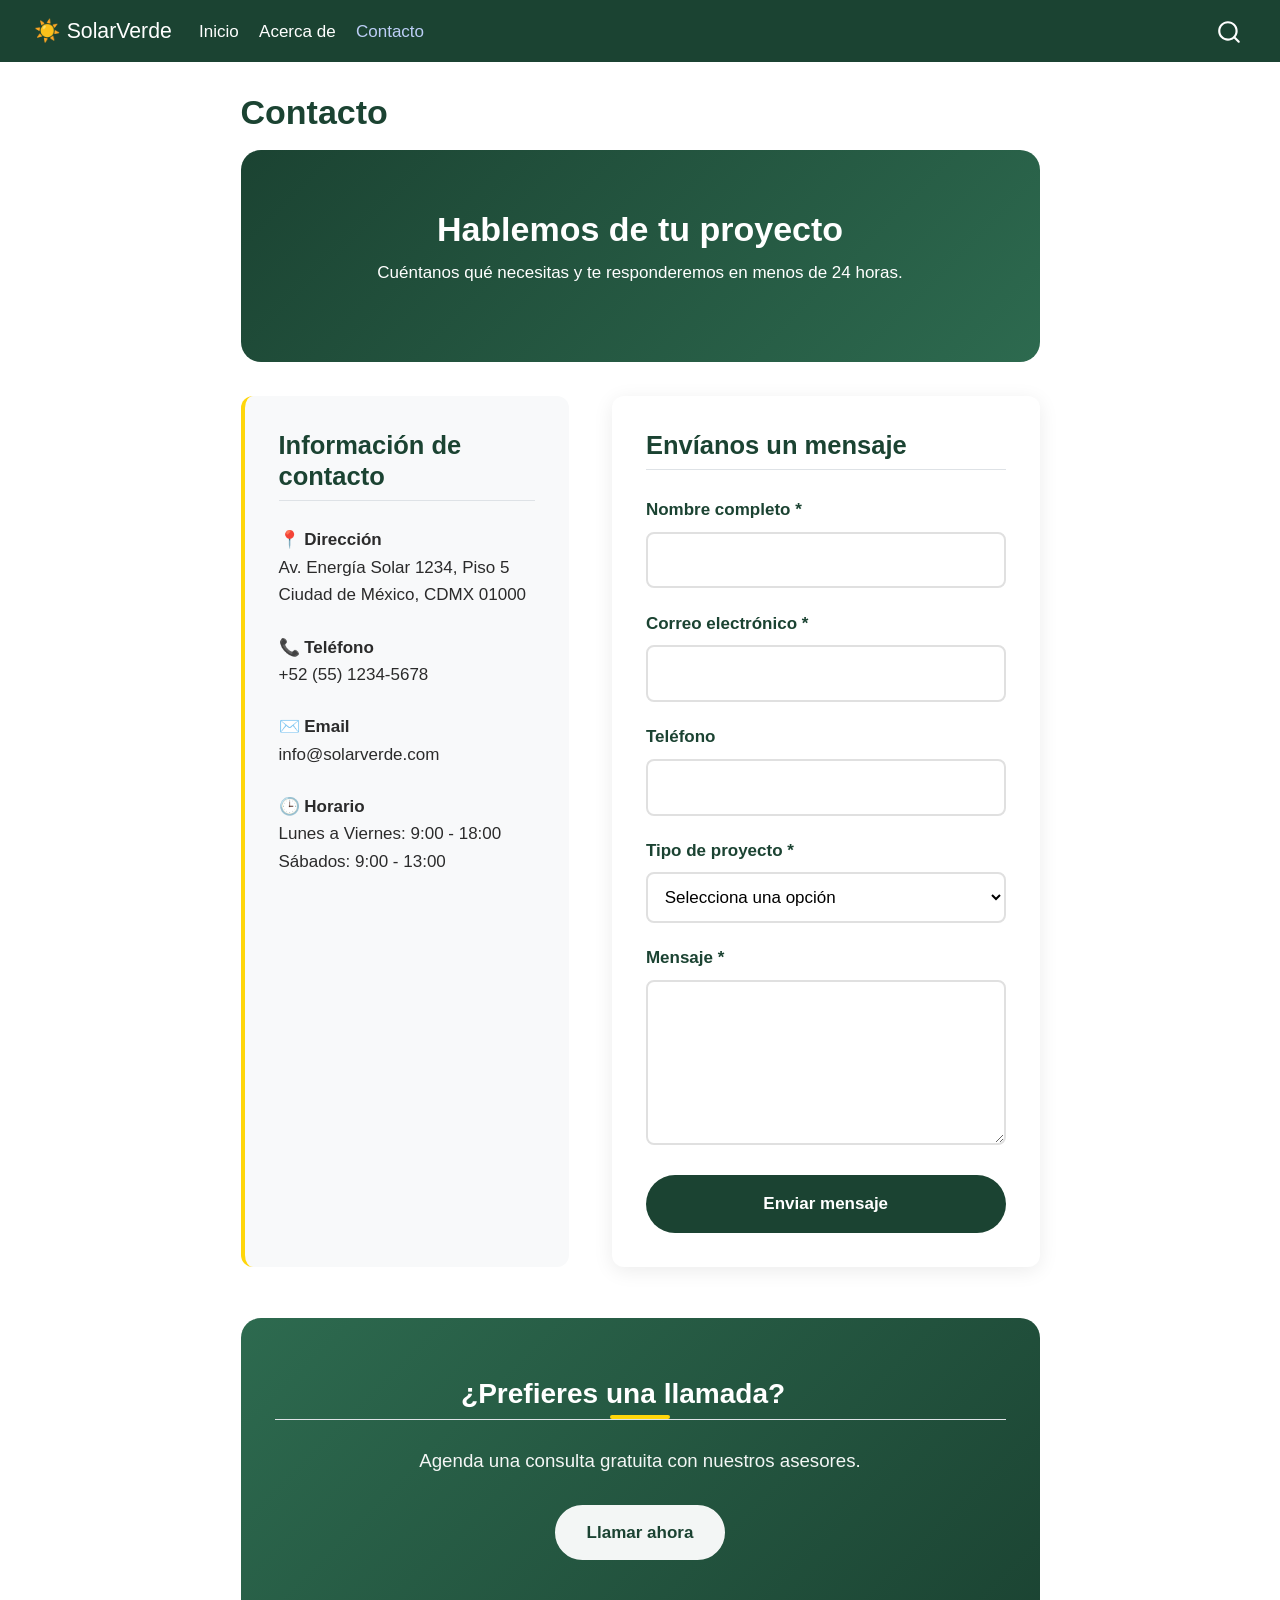
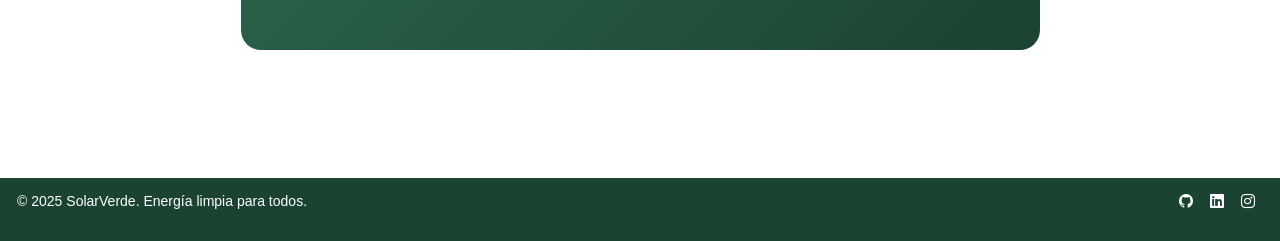
<file: docs/contact.html>
<!DOCTYPE html>
<html xmlns="http://www.w3.org/1999/xhtml" lang="en" xml:lang="en"><head>

<meta charset="utf-8">
<meta name="generator" content="quarto-1.8.25">

<meta name="viewport" content="width=device-width, initial-scale=1.0, user-scalable=yes">


<title>Contacto – SolarVerde</title>
<style>
code{white-space: pre-wrap;}
span.smallcaps{font-variant: small-caps;}
div.columns{display: flex; gap: min(4vw, 1.5em);}
div.column{flex: auto; overflow-x: auto;}
div.hanging-indent{margin-left: 1.5em; text-indent: -1.5em;}
ul.task-list{list-style: none;}
ul.task-list li input[type="checkbox"] {
  width: 0.8em;
  margin: 0 0.8em 0.2em -1em; /* quarto-specific, see https://github.com/quarto-dev/quarto-cli/issues/4556 */ 
  vertical-align: middle;
}
</style>


<script src="site_libs/quarto-nav/quarto-nav.js"></script>
<script src="site_libs/quarto-nav/headroom.min.js"></script>
<script src="site_libs/clipboard/clipboard.min.js"></script>
<script src="site_libs/quarto-search/autocomplete.umd.js"></script>
<script src="site_libs/quarto-search/fuse.min.js"></script>
<script src="site_libs/quarto-search/quarto-search.js"></script>
<meta name="quarto:offset" content="./">
<script src="site_libs/quarto-html/quarto.js" type="module"></script>
<script src="site_libs/quarto-html/tabsets/tabsets.js" type="module"></script>
<script src="site_libs/quarto-html/axe/axe-check.js" type="module"></script>
<script src="site_libs/quarto-html/popper.min.js"></script>
<script src="site_libs/quarto-html/tippy.umd.min.js"></script>
<script src="site_libs/quarto-html/anchor.min.js"></script>
<link href="site_libs/quarto-html/tippy.css" rel="stylesheet">
<link href="site_libs/quarto-html/quarto-syntax-highlighting-7b89279ff1a6dce999919e0e67d4d9ec.css" rel="stylesheet" id="quarto-text-highlighting-styles">
<script src="site_libs/bootstrap/bootstrap.min.js"></script>
<link href="site_libs/bootstrap/bootstrap-icons.css" rel="stylesheet">
<link href="site_libs/bootstrap/bootstrap-120879bc434b53b76636c94364d40983.min.css" rel="stylesheet" append-hash="true" id="quarto-bootstrap" data-mode="light">
<script id="quarto-search-options" type="application/json">{
  "location": "navbar",
  "copy-button": false,
  "collapse-after": 3,
  "panel-placement": "end",
  "type": "overlay",
  "limit": 50,
  "keyboard-shortcut": [
    "f",
    "/",
    "s"
  ],
  "show-item-context": false,
  "language": {
    "search-no-results-text": "No results",
    "search-matching-documents-text": "matching documents",
    "search-copy-link-title": "Copy link to search",
    "search-hide-matches-text": "Hide additional matches",
    "search-more-match-text": "more match in this document",
    "search-more-matches-text": "more matches in this document",
    "search-clear-button-title": "Clear",
    "search-text-placeholder": "",
    "search-detached-cancel-button-title": "Cancel",
    "search-submit-button-title": "Submit",
    "search-label": "Search"
  }
}</script>
<style>html{ scroll-behavior: smooth; }</style>


<link rel="stylesheet" href="styles.css">
</head>

<body class="nav-fixed fullcontent quarto-light">

<div id="quarto-search-results"></div>
  <header id="quarto-header" class="headroom fixed-top">
    <nav class="navbar navbar-expand-lg " data-bs-theme="dark">
      <div class="navbar-container container-fluid">
      <div class="navbar-brand-container mx-auto">
    <a href="./index.html" class="navbar-brand navbar-brand-logo">
    </a>
    <a class="navbar-brand" href="./index.html">
    <span class="navbar-title">☀️ SolarVerde</span>
    </a>
  </div>
            <div id="quarto-search" class="" title="Search"></div>
          <button class="navbar-toggler" type="button" data-bs-toggle="collapse" data-bs-target="#navbarCollapse" aria-controls="navbarCollapse" role="menu" aria-expanded="false" aria-label="Toggle navigation" onclick="if (window.quartoToggleHeadroom) { window.quartoToggleHeadroom(); }">
  <span class="navbar-toggler-icon"></span>
</button>
          <div class="collapse navbar-collapse" id="navbarCollapse">
            <ul class="navbar-nav navbar-nav-scroll me-auto">
  <li class="nav-item">
    <a class="nav-link" href="./index.html"> 
<span class="menu-text">Inicio</span></a>
  </li>  
  <li class="nav-item">
    <a class="nav-link" href="./about.html"> 
<span class="menu-text">Acerca de</span></a>
  </li>  
  <li class="nav-item">
    <a class="nav-link active" href="./contact.html" aria-current="page"> 
<span class="menu-text">Contacto</span></a>
  </li>  
</ul>
          </div> <!-- /navcollapse -->
            <div class="quarto-navbar-tools">
</div>
      </div> <!-- /container-fluid -->
    </nav>
</header>
<!-- content -->
<div id="quarto-content" class="quarto-container page-columns page-rows-contents page-layout-article page-navbar">
<!-- sidebar -->
<!-- margin-sidebar -->
    
<!-- main -->
<main class="content" id="quarto-document-content">

<header id="title-block-header" class="quarto-title-block default">
<div class="quarto-title">
<h1 class="title">Contacto</h1>
</div>



<div class="quarto-title-meta">

    
  
    
  </div>
  


</header>


<section id="hablemos-de-tu-proyecto" class="level1 contact-header">
<h1>Hablemos de tu proyecto</h1>
<p>Cuéntanos qué necesitas y te responderemos en menos de 24 horas.</p>
</section>
<div class="contact-container">
<section id="información-de-contacto" class="level2 contact-info">
<h2 class="anchored" data-anchor-id="información-de-contacto">Información de contacto</h2>
<p><strong>📍 Dirección</strong><br>
Av. Energía Solar 1234, Piso 5<br>
Ciudad de México, CDMX 01000</p>
<p><strong>📞 Teléfono</strong><br>
+52 (55) 1234-5678</p>
<p><strong>✉️ Email</strong><br>
info@solarverde.com</p>
<p><strong>🕒 Horario</strong><br>
Lunes a Viernes: 9:00 - 18:00<br>
Sábados: 9:00 - 13:00</p>
</section>
<section id="envíanos-un-mensaje" class="level2 contact-form">
<h2 class="anchored" data-anchor-id="envíanos-un-mensaje">Envíanos un mensaje</h2>
<form action="https://formspree.io/f/TU_CODIGO" method="POST">
<div class="form-group">
<p><label for="nombre">Nombre completo *</label> <input type="text" id="nombre" name="nombre" required=""></p>
</div>
<div class="form-group">
<p><label for="email">Correo electrónico *</label> <input type="email" id="email" name="email" required=""></p>
</div>
<div class="form-group">
<p><label for="telefono">Teléfono</label> <input type="tel" id="telefono" name="telefono"></p>
</div>
<div class="form-group">
<p><label for="tipo">Tipo de proyecto *</label> <select id="tipo" name="tipo" required=""> <option value="">Selecciona una opción</option> <option value="residencial">Residencial</option> <option value="comercial">Comercial</option> <option value="agroindustrial">Agroindustrial</option> <option value="mantenimiento">Mantenimiento</option> </select></p>
</div>
<div class="form-group">
<label for="mensaje">Mensaje *</label>
<textarea id="mensaje" name="mensaje" rows="5" required=""></textarea>
</div>
<button type="submit" class="btn-submit">
Enviar mensaje
</button>
</form>
</section>
</div>
<section id="prefieres-una-llamada" class="level2 cta">
<h2 class="anchored" data-anchor-id="prefieres-una-llamada">¿Prefieres una llamada?</h2>
<p>Agenda una consulta gratuita con nuestros asesores.</p>
<p><a href="tel:+525512345678" class="btn btn-light">Llamar ahora</a></p>
</section>



</main> <!-- /main -->
<script id="quarto-html-after-body" type="application/javascript">
  window.document.addEventListener("DOMContentLoaded", function (event) {
    const icon = "";
    const anchorJS = new window.AnchorJS();
    anchorJS.options = {
      placement: 'right',
      icon: icon
    };
    anchorJS.add('.anchored');
    const isCodeAnnotation = (el) => {
      for (const clz of el.classList) {
        if (clz.startsWith('code-annotation-')) {                     
          return true;
        }
      }
      return false;
    }
    const onCopySuccess = function(e) {
      // button target
      const button = e.trigger;
      // don't keep focus
      button.blur();
      // flash "checked"
      button.classList.add('code-copy-button-checked');
      var currentTitle = button.getAttribute("title");
      button.setAttribute("title", "Copied!");
      let tooltip;
      if (window.bootstrap) {
        button.setAttribute("data-bs-toggle", "tooltip");
        button.setAttribute("data-bs-placement", "left");
        button.setAttribute("data-bs-title", "Copied!");
        tooltip = new bootstrap.Tooltip(button, 
          { trigger: "manual", 
            customClass: "code-copy-button-tooltip",
            offset: [0, -8]});
        tooltip.show();    
      }
      setTimeout(function() {
        if (tooltip) {
          tooltip.hide();
          button.removeAttribute("data-bs-title");
          button.removeAttribute("data-bs-toggle");
          button.removeAttribute("data-bs-placement");
        }
        button.setAttribute("title", currentTitle);
        button.classList.remove('code-copy-button-checked');
      }, 1000);
      // clear code selection
      e.clearSelection();
    }
    const getTextToCopy = function(trigger) {
      const outerScaffold = trigger.parentElement.cloneNode(true);
      const codeEl = outerScaffold.querySelector('code');
      for (const childEl of codeEl.children) {
        if (isCodeAnnotation(childEl)) {
          childEl.remove();
        }
      }
      return codeEl.innerText;
    }
    const clipboard = new window.ClipboardJS('.code-copy-button:not([data-in-quarto-modal])', {
      text: getTextToCopy
    });
    clipboard.on('success', onCopySuccess);
    if (window.document.getElementById('quarto-embedded-source-code-modal')) {
      const clipboardModal = new window.ClipboardJS('.code-copy-button[data-in-quarto-modal]', {
        text: getTextToCopy,
        container: window.document.getElementById('quarto-embedded-source-code-modal')
      });
      clipboardModal.on('success', onCopySuccess);
    }
      var localhostRegex = new RegExp(/^(?:http|https):\/\/localhost\:?[0-9]*\//);
      var mailtoRegex = new RegExp(/^mailto:/);
        var filterRegex = new RegExp('/' + window.location.host + '/');
      var isInternal = (href) => {
          return filterRegex.test(href) || localhostRegex.test(href) || mailtoRegex.test(href);
      }
      // Inspect non-navigation links and adorn them if external
     var links = window.document.querySelectorAll('a[href]:not(.nav-link):not(.navbar-brand):not(.toc-action):not(.sidebar-link):not(.sidebar-item-toggle):not(.pagination-link):not(.no-external):not([aria-hidden]):not(.dropdown-item):not(.quarto-navigation-tool):not(.about-link)');
      for (var i=0; i<links.length; i++) {
        const link = links[i];
        if (!isInternal(link.href)) {
          // undo the damage that might have been done by quarto-nav.js in the case of
          // links that we want to consider external
          if (link.dataset.originalHref !== undefined) {
            link.href = link.dataset.originalHref;
          }
            // target, if specified
            link.setAttribute("target", "_blank");
            if (link.getAttribute("rel") === null) {
              link.setAttribute("rel", "noopener");
            }
        }
      }
    function tippyHover(el, contentFn, onTriggerFn, onUntriggerFn) {
      const config = {
        allowHTML: true,
        maxWidth: 500,
        delay: 100,
        arrow: false,
        appendTo: function(el) {
            return el.parentElement;
        },
        interactive: true,
        interactiveBorder: 10,
        theme: 'quarto',
        placement: 'bottom-start',
      };
      if (contentFn) {
        config.content = contentFn;
      }
      if (onTriggerFn) {
        config.onTrigger = onTriggerFn;
      }
      if (onUntriggerFn) {
        config.onUntrigger = onUntriggerFn;
      }
      window.tippy(el, config); 
    }
    const noterefs = window.document.querySelectorAll('a[role="doc-noteref"]');
    for (var i=0; i<noterefs.length; i++) {
      const ref = noterefs[i];
      tippyHover(ref, function() {
        // use id or data attribute instead here
        let href = ref.getAttribute('data-footnote-href') || ref.getAttribute('href');
        try { href = new URL(href).hash; } catch {}
        const id = href.replace(/^#\/?/, "");
        const note = window.document.getElementById(id);
        if (note) {
          return note.innerHTML;
        } else {
          return "";
        }
      });
    }
    const xrefs = window.document.querySelectorAll('a.quarto-xref');
    const processXRef = (id, note) => {
      // Strip column container classes
      const stripColumnClz = (el) => {
        el.classList.remove("page-full", "page-columns");
        if (el.children) {
          for (const child of el.children) {
            stripColumnClz(child);
          }
        }
      }
      stripColumnClz(note)
      if (id === null || id.startsWith('sec-')) {
        // Special case sections, only their first couple elements
        const container = document.createElement("div");
        if (note.children && note.children.length > 2) {
          container.appendChild(note.children[0].cloneNode(true));
          for (let i = 1; i < note.children.length; i++) {
            const child = note.children[i];
            if (child.tagName === "P" && child.innerText === "") {
              continue;
            } else {
              container.appendChild(child.cloneNode(true));
              break;
            }
          }
          if (window.Quarto?.typesetMath) {
            window.Quarto.typesetMath(container);
          }
          return container.innerHTML
        } else {
          if (window.Quarto?.typesetMath) {
            window.Quarto.typesetMath(note);
          }
          return note.innerHTML;
        }
      } else {
        // Remove any anchor links if they are present
        const anchorLink = note.querySelector('a.anchorjs-link');
        if (anchorLink) {
          anchorLink.remove();
        }
        if (window.Quarto?.typesetMath) {
          window.Quarto.typesetMath(note);
        }
        if (note.classList.contains("callout")) {
          return note.outerHTML;
        } else {
          return note.innerHTML;
        }
      }
    }
    for (var i=0; i<xrefs.length; i++) {
      const xref = xrefs[i];
      tippyHover(xref, undefined, function(instance) {
        instance.disable();
        let url = xref.getAttribute('href');
        let hash = undefined; 
        if (url.startsWith('#')) {
          hash = url;
        } else {
          try { hash = new URL(url).hash; } catch {}
        }
        if (hash) {
          const id = hash.replace(/^#\/?/, "");
          const note = window.document.getElementById(id);
          if (note !== null) {
            try {
              const html = processXRef(id, note.cloneNode(true));
              instance.setContent(html);
            } finally {
              instance.enable();
              instance.show();
            }
          } else {
            // See if we can fetch this
            fetch(url.split('#')[0])
            .then(res => res.text())
            .then(html => {
              const parser = new DOMParser();
              const htmlDoc = parser.parseFromString(html, "text/html");
              const note = htmlDoc.getElementById(id);
              if (note !== null) {
                const html = processXRef(id, note);
                instance.setContent(html);
              } 
            }).finally(() => {
              instance.enable();
              instance.show();
            });
          }
        } else {
          // See if we can fetch a full url (with no hash to target)
          // This is a special case and we should probably do some content thinning / targeting
          fetch(url)
          .then(res => res.text())
          .then(html => {
            const parser = new DOMParser();
            const htmlDoc = parser.parseFromString(html, "text/html");
            const note = htmlDoc.querySelector('main.content');
            if (note !== null) {
              // This should only happen for chapter cross references
              // (since there is no id in the URL)
              // remove the first header
              if (note.children.length > 0 && note.children[0].tagName === "HEADER") {
                note.children[0].remove();
              }
              const html = processXRef(null, note);
              instance.setContent(html);
            } 
          }).finally(() => {
            instance.enable();
            instance.show();
          });
        }
      }, function(instance) {
      });
    }
        let selectedAnnoteEl;
        const selectorForAnnotation = ( cell, annotation) => {
          let cellAttr = 'data-code-cell="' + cell + '"';
          let lineAttr = 'data-code-annotation="' +  annotation + '"';
          const selector = 'span[' + cellAttr + '][' + lineAttr + ']';
          return selector;
        }
        const selectCodeLines = (annoteEl) => {
          const doc = window.document;
          const targetCell = annoteEl.getAttribute("data-target-cell");
          const targetAnnotation = annoteEl.getAttribute("data-target-annotation");
          const annoteSpan = window.document.querySelector(selectorForAnnotation(targetCell, targetAnnotation));
          const lines = annoteSpan.getAttribute("data-code-lines").split(",");
          const lineIds = lines.map((line) => {
            return targetCell + "-" + line;
          })
          let top = null;
          let height = null;
          let parent = null;
          if (lineIds.length > 0) {
              //compute the position of the single el (top and bottom and make a div)
              const el = window.document.getElementById(lineIds[0]);
              top = el.offsetTop;
              height = el.offsetHeight;
              parent = el.parentElement.parentElement;
            if (lineIds.length > 1) {
              const lastEl = window.document.getElementById(lineIds[lineIds.length - 1]);
              const bottom = lastEl.offsetTop + lastEl.offsetHeight;
              height = bottom - top;
            }
            if (top !== null && height !== null && parent !== null) {
              // cook up a div (if necessary) and position it 
              let div = window.document.getElementById("code-annotation-line-highlight");
              if (div === null) {
                div = window.document.createElement("div");
                div.setAttribute("id", "code-annotation-line-highlight");
                div.style.position = 'absolute';
                parent.appendChild(div);
              }
              div.style.top = top - 2 + "px";
              div.style.height = height + 4 + "px";
              div.style.left = 0;
              let gutterDiv = window.document.getElementById("code-annotation-line-highlight-gutter");
              if (gutterDiv === null) {
                gutterDiv = window.document.createElement("div");
                gutterDiv.setAttribute("id", "code-annotation-line-highlight-gutter");
                gutterDiv.style.position = 'absolute';
                const codeCell = window.document.getElementById(targetCell);
                const gutter = codeCell.querySelector('.code-annotation-gutter');
                gutter.appendChild(gutterDiv);
              }
              gutterDiv.style.top = top - 2 + "px";
              gutterDiv.style.height = height + 4 + "px";
            }
            selectedAnnoteEl = annoteEl;
          }
        };
        const unselectCodeLines = () => {
          const elementsIds = ["code-annotation-line-highlight", "code-annotation-line-highlight-gutter"];
          elementsIds.forEach((elId) => {
            const div = window.document.getElementById(elId);
            if (div) {
              div.remove();
            }
          });
          selectedAnnoteEl = undefined;
        };
          // Handle positioning of the toggle
      window.addEventListener(
        "resize",
        throttle(() => {
          elRect = undefined;
          if (selectedAnnoteEl) {
            selectCodeLines(selectedAnnoteEl);
          }
        }, 10)
      );
      function throttle(fn, ms) {
      let throttle = false;
      let timer;
        return (...args) => {
          if(!throttle) { // first call gets through
              fn.apply(this, args);
              throttle = true;
          } else { // all the others get throttled
              if(timer) clearTimeout(timer); // cancel #2
              timer = setTimeout(() => {
                fn.apply(this, args);
                timer = throttle = false;
              }, ms);
          }
        };
      }
        // Attach click handler to the DT
        const annoteDls = window.document.querySelectorAll('dt[data-target-cell]');
        for (const annoteDlNode of annoteDls) {
          annoteDlNode.addEventListener('click', (event) => {
            const clickedEl = event.target;
            if (clickedEl !== selectedAnnoteEl) {
              unselectCodeLines();
              const activeEl = window.document.querySelector('dt[data-target-cell].code-annotation-active');
              if (activeEl) {
                activeEl.classList.remove('code-annotation-active');
              }
              selectCodeLines(clickedEl);
              clickedEl.classList.add('code-annotation-active');
            } else {
              // Unselect the line
              unselectCodeLines();
              clickedEl.classList.remove('code-annotation-active');
            }
          });
        }
    const findCites = (el) => {
      const parentEl = el.parentElement;
      if (parentEl) {
        const cites = parentEl.dataset.cites;
        if (cites) {
          return {
            el,
            cites: cites.split(' ')
          };
        } else {
          return findCites(el.parentElement)
        }
      } else {
        return undefined;
      }
    };
    var bibliorefs = window.document.querySelectorAll('a[role="doc-biblioref"]');
    for (var i=0; i<bibliorefs.length; i++) {
      const ref = bibliorefs[i];
      const citeInfo = findCites(ref);
      if (citeInfo) {
        tippyHover(citeInfo.el, function() {
          var popup = window.document.createElement('div');
          citeInfo.cites.forEach(function(cite) {
            var citeDiv = window.document.createElement('div');
            citeDiv.classList.add('hanging-indent');
            citeDiv.classList.add('csl-entry');
            var biblioDiv = window.document.getElementById('ref-' + cite);
            if (biblioDiv) {
              citeDiv.innerHTML = biblioDiv.innerHTML;
            }
            popup.appendChild(citeDiv);
          });
          return popup.innerHTML;
        });
      }
    }
  });
  </script>
</div> <!-- /content -->
<footer class="footer">
  <div class="nav-footer">
    <div class="nav-footer-left">
<p>© 2025 SolarVerde. Energía limpia para todos.</p>
</div>   
    <div class="nav-footer-center">
      &nbsp;
    </div>
    <div class="nav-footer-right">
      <ul class="footer-items list-unstyled">
    <li class="nav-item compact">
    <a class="nav-link" href="https://github.com">
      <i class="bi bi-github" role="img">
</i> 
    </a>
  </li>  
    <li class="nav-item compact">
    <a class="nav-link" href="https://linkedin.com">
      <i class="bi bi-linkedin" role="img">
</i> 
    </a>
  </li>  
    <li class="nav-item compact">
    <a class="nav-link" href="https://instagram.com">
      <i class="bi bi-instagram" role="img">
</i> 
    </a>
  </li>  
</ul>
    </div>
  </div>
</footer>




<script src="site_libs/quarto-html/zenscroll-min.js"></script>
</body></html>
</file>
<file: docs/site_libs/quarto-html/tippy.css>
.tippy-box[data-animation=fade][data-state=hidden]{opacity:0}[data-tippy-root]{max-width:calc(100vw - 10px)}.tippy-box{position:relative;background-color:#333;color:#fff;border-radius:4px;font-size:14px;line-height:1.4;white-space:normal;outline:0;transition-property:transform,visibility,opacity}.tippy-box[data-placement^=top]>.tippy-arrow{bottom:0}.tippy-box[data-placement^=top]>.tippy-arrow:before{bottom:-7px;left:0;border-width:8px 8px 0;border-top-color:initial;transform-origin:center top}.tippy-box[data-placement^=bottom]>.tippy-arrow{top:0}.tippy-box[data-placement^=bottom]>.tippy-arrow:before{top:-7px;left:0;border-width:0 8px 8px;border-bottom-color:initial;transform-origin:center bottom}.tippy-box[data-placement^=left]>.tippy-arrow{right:0}.tippy-box[data-placement^=left]>.tippy-arrow:before{border-width:8px 0 8px 8px;border-left-color:initial;right:-7px;transform-origin:center left}.tippy-box[data-placement^=right]>.tippy-arrow{left:0}.tippy-box[data-placement^=right]>.tippy-arrow:before{left:-7px;border-width:8px 8px 8px 0;border-right-color:initial;transform-origin:center right}.tippy-box[data-inertia][data-state=visible]{transition-timing-function:cubic-bezier(.54,1.5,.38,1.11)}.tippy-arrow{width:16px;height:16px;color:#333}.tippy-arrow:before{content:"";position:absolute;border-color:transparent;border-style:solid}.tippy-content{position:relative;padding:5px 9px;z-index:1}
</file>
<file: docs/site_libs/quarto-html/quarto-syntax-highlighting-7b89279ff1a6dce999919e0e67d4d9ec.css>
/* quarto syntax highlight colors */
:root {
  --quarto-hl-ot-color: #003B4F;
  --quarto-hl-at-color: #657422;
  --quarto-hl-ss-color: #20794D;
  --quarto-hl-an-color: #5E5E5E;
  --quarto-hl-fu-color: #4758AB;
  --quarto-hl-st-color: #20794D;
  --quarto-hl-cf-color: #003B4F;
  --quarto-hl-op-color: #5E5E5E;
  --quarto-hl-er-color: #AD0000;
  --quarto-hl-bn-color: #AD0000;
  --quarto-hl-al-color: #AD0000;
  --quarto-hl-va-color: #111111;
  --quarto-hl-bu-color: inherit;
  --quarto-hl-ex-color: inherit;
  --quarto-hl-pp-color: #AD0000;
  --quarto-hl-in-color: #5E5E5E;
  --quarto-hl-vs-color: #20794D;
  --quarto-hl-wa-color: #5E5E5E;
  --quarto-hl-do-color: #5E5E5E;
  --quarto-hl-im-color: #00769E;
  --quarto-hl-ch-color: #20794D;
  --quarto-hl-dt-color: #AD0000;
  --quarto-hl-fl-color: #AD0000;
  --quarto-hl-co-color: #5E5E5E;
  --quarto-hl-cv-color: #5E5E5E;
  --quarto-hl-cn-color: #8f5902;
  --quarto-hl-sc-color: #5E5E5E;
  --quarto-hl-dv-color: #AD0000;
  --quarto-hl-kw-color: #003B4F;
}

/* other quarto variables */
:root {
  --quarto-font-monospace: SFMono-Regular, Menlo, Monaco, Consolas, "Liberation Mono", "Courier New", monospace;
}

/* syntax highlight based on Pandoc's rules */
pre > code.sourceCode > span {
  color: #003B4F;
}

code.sourceCode > span {
  color: #003B4F;
}

div.sourceCode,
div.sourceCode pre.sourceCode {
  color: #003B4F;
}

/* Normal */
code span {
  color: #003B4F;
}

/* Alert */
code span.al {
  color: #AD0000;
  font-style: inherit;
}

/* Annotation */
code span.an {
  color: #5E5E5E;
  font-style: inherit;
}

/* Attribute */
code span.at {
  color: #657422;
  font-style: inherit;
}

/* BaseN */
code span.bn {
  color: #AD0000;
  font-style: inherit;
}

/* BuiltIn */
code span.bu {
  font-style: inherit;
}

/* ControlFlow */
code span.cf {
  color: #003B4F;
  font-weight: bold;
  font-style: inherit;
}

/* Char */
code span.ch {
  color: #20794D;
  font-style: inherit;
}

/* Constant */
code span.cn {
  color: #8f5902;
  font-style: inherit;
}

/* Comment */
code span.co {
  color: #5E5E5E;
  font-style: inherit;
}

/* CommentVar */
code span.cv {
  color: #5E5E5E;
  font-style: italic;
}

/* Documentation */
code span.do {
  color: #5E5E5E;
  font-style: italic;
}

/* DataType */
code span.dt {
  color: #AD0000;
  font-style: inherit;
}

/* DecVal */
code span.dv {
  color: #AD0000;
  font-style: inherit;
}

/* Error */
code span.er {
  color: #AD0000;
  font-style: inherit;
}

/* Extension */
code span.ex {
  font-style: inherit;
}

/* Float */
code span.fl {
  color: #AD0000;
  font-style: inherit;
}

/* Function */
code span.fu {
  color: #4758AB;
  font-style: inherit;
}

/* Import */
code span.im {
  color: #00769E;
  font-style: inherit;
}

/* Information */
code span.in {
  color: #5E5E5E;
  font-style: inherit;
}

/* Keyword */
code span.kw {
  color: #003B4F;
  font-weight: bold;
  font-style: inherit;
}

/* Operator */
code span.op {
  color: #5E5E5E;
  font-style: inherit;
}

/* Other */
code span.ot {
  color: #003B4F;
  font-style: inherit;
}

/* Preprocessor */
code span.pp {
  color: #AD0000;
  font-style: inherit;
}

/* SpecialChar */
code span.sc {
  color: #5E5E5E;
  font-style: inherit;
}

/* SpecialString */
code span.ss {
  color: #20794D;
  font-style: inherit;
}

/* String */
code span.st {
  color: #20794D;
  font-style: inherit;
}

/* Variable */
code span.va {
  color: #111111;
  font-style: inherit;
}

/* VerbatimString */
code span.vs {
  color: #20794D;
  font-style: inherit;
}

/* Warning */
code span.wa {
  color: #5E5E5E;
  font-style: italic;
}

.prevent-inlining {
  content: "</";
}

/*# sourceMappingURL=3944bc705cfaf4c80e56f77c5205168a.css.map */
</file>
<file: docs/styles.css>
/* ==================== VARIABLES ==================== */
:root {
  --verde-oscuro: #1b4332;
  --verde-medio: #2d6a4f;
  --verde-claro: #95d5b2;
  --amarillo-solar: #ffd60a;
  --gris-fondo: #f8f9fa;
  --texto: #2b2b2b;
  --sombra: 0 4px 20px rgba(0, 0, 0, 0.08);
}

/* ==================== GENERAL ==================== */
body {
  font-family: 'Segoe UI', -apple-system, BlinkMacSystemFont, sans-serif;
  color: var(--texto);
  line-height: 1.6;
}

h1, h2, h3 {
  font-weight: 700;
  color: var(--verde-oscuro);
}

h2 {
  margin-top: 3rem;
  margin-bottom: 1.5rem;
  position: relative;
  padding-bottom: 0.5rem;
}

h2::after {
  content: "";
  position: absolute;
  bottom: 0;
  left: 0;
  width: 60px;
  height: 4px;
  background: var(--amarillo-solar);
  border-radius: 2px;
}

/* ==================== BOTONES ==================== */
.btn {
  display: inline-block;
  padding: 0.75rem 1.75rem;
  border-radius: 50px;
  text-decoration: none !important;
  font-weight: 600;
  transition: all 0.3s ease;
  margin: 0.25rem;
}

.btn-primary {
  background: var(--amarillo-solar);
  color: var(--verde-oscuro) !important;
  border: 2px solid var(--amarillo-solar);
}

.btn-primary:hover {
  background: #ffc300;
  transform: translateY(-2px);
  box-shadow: 0 6px 20px rgba(255, 214, 10, 0.4);
}

.btn-outline {
  background: transparent;
  color: white !important;
  border: 2px solid white;
}

.btn-outline:hover {
  background: white;
  color: var(--verde-oscuro) !important;
}

.btn-light {
  background: white;
  color: var(--verde-oscuro) !important;
  border: 2px solid white;
}

.btn-light:hover {
  background: var(--amarillo-solar);
  border-color: var(--amarillo-solar);
  transform: translateY(-2px);
}

/* ==================== HERO ==================== */
.hero {
  background: linear-gradient(135deg, var(--verde-oscuro) 0%, var(--verde-medio) 100%);
  color: white;
  padding: 5rem 2rem;
  border-radius: 20px;
  text-align: center;
  margin-bottom: 3rem;
  position: relative;
  overflow: hidden;
}

.hero::before {
  content: "☀️";
  position: absolute;
  top: -30px;
  right: -30px;
  font-size: 200px;
  opacity: 0.1;
}

.hero h1 {
  color: white;
  font-size: 3rem;
  margin-bottom: 1rem;
}

.hero p {
  font-size: 1.25rem;
  opacity: 0.95;
  margin-bottom: 2rem;
  max-width: 700px;
  margin-left: auto;
  margin-right: auto;
}

/* ==================== GRIDS ==================== */
.services-grid,
.features-grid,
.values-grid,
.team-grid {
  display: grid;
  grid-template-columns: repeat(auto-fit, minmax(250px, 1fr));
  gap: 1.5rem;
  margin: 2rem 0;
}

.service-card,
.feature,
.value-card,
.team-card {
  background: white;
  padding: 2rem 1.5rem;
  border-radius: 12px;
  box-shadow: var(--sombra);
  transition: transform 0.3s ease, box-shadow 0.3s ease;
  border-top: 4px solid var(--amarillo-solar);
}

.service-card:hover,
.feature:hover,
.value-card:hover,
.team-card:hover {
  transform: translateY(-8px);
  box-shadow: 0 12px 30px rgba(0, 0, 0, 0.12);
}

.service-card h3,
.feature h3,
.value-card h3,
.team-card h3 {
  color: var(--verde-oscuro);
  margin-top: 0;
  font-size: 1.2rem;
}

/* ==================== STATS ==================== */
.stats {
  display: grid;
  grid-template-columns: repeat(auto-fit, minmax(180px, 1fr));
  gap: 1.5rem;
  margin: 3rem 0;
  background: linear-gradient(135deg, var(--verde-oscuro) 0%, var(--verde-medio) 100%);
  padding: 3rem 2rem;
  border-radius: 20px;
}

.stat {
  text-align: center;
  color: white;
}

.stat h3 {
  color: var(--amarillo-solar);
  font-size: 2.5rem;
  margin: 0;
  font-weight: 800;
}

.stat p {
  margin: 0.5rem 0 0 0;
  opacity: 0.9;
}

/* ==================== CTA ==================== */
.cta {
  background: linear-gradient(135deg, var(--verde-medio) 0%, var(--verde-oscuro) 100%);
  color: white;
  padding: 3.5rem 2rem;
  border-radius: 20px;
  text-align: center;
  margin: 3rem 0;
}

.cta h2 {
  color: white;
  margin-top: 0;
}

.cta h2::after {
  background: var(--amarillo-solar);
  left: 50%;
  transform: translateX(-50%);
}

.cta p {
  font-size: 1.1rem;
  margin-bottom: 1.5rem;
  opacity: 0.95;
}

/* ==================== ABOUT ==================== */
.about-header {
  background: linear-gradient(135deg, var(--verde-oscuro) 0%, var(--verde-medio) 100%);
  color: white;
  padding: 3.5rem 2rem;
  border-radius: 20px;
  text-align: center;
  margin-bottom: 2rem;
}

.about-header h1 {
  color: white;
  margin: 0 0 0.5rem 0;
}

.about-header p {
  font-size: 1.15rem;
  margin: 0;
  opacity: 0.95;
}

blockquote {
  border-left: 4px solid var(--amarillo-solar);
  background: var(--gris-fondo);
  padding: 1.5rem 2rem;
  font-size: 1.1rem;
  font-style: italic;
  border-radius: 8px;
  margin: 2rem 0;
}

/* ==================== CONTACT ==================== */
.contact-header {
  background: linear-gradient(135deg, var(--verde-oscuro) 0%, var(--verde-medio) 100%);
  color: white;
  padding: 3.5rem 2rem;
  border-radius: 20px;
  text-align: center;
  margin-bottom: 2rem;
}

.contact-header h1 {
  color: white;
  margin: 0 0 0.5rem 0;
}

.contact-container {
  display: grid;
  grid-template-columns: 1fr 1.3fr;
  gap: 2.5rem;
  margin: 2rem 0;
}

.contact-info {
  background: var(--gris-fondo);
  padding: 2rem;
  border-radius: 12px;
  border-left: 4px solid var(--amarillo-solar);
}

.contact-info h2 {
  margin-top: 0;
  font-size: 1.5rem;
}

.contact-info h2::after {
  display: none;
}

.contact-info p {
  margin-bottom: 1.5rem;
}

.contact-form {
  background: white;
  padding: 2rem;
  border-radius: 12px;
  box-shadow: var(--sombra);
}

.contact-form h2 {
  margin-top: 0;
  font-size: 1.5rem;
}

.contact-form h2::after {
  display: none;
}

.form-group {
  margin-bottom: 1.25rem;
}

.form-group label {
  display: block;
  margin-bottom: 0.5rem;
  font-weight: 600;
  color: var(--verde-oscuro);
}

.form-group input,
.form-group select,
.form-group textarea {
  width: 100%;
  padding: 0.75rem;
  border: 2px solid #e0e0e0;
  border-radius: 8px;
  font-size: 1rem;
  font-family: inherit;
  transition: border-color 0.3s ease;
  box-sizing: border-box;
}

.form-group input:focus,
.form-group select:focus,
.form-group textarea:focus {
  outline: none;
  border-color: var(--verde-medio);
}

.btn-submit {
  background: var(--verde-oscuro);
  color: white;
  padding: 0.9rem 2rem;
  border: none;
  border-radius: 50px;
  font-size: 1rem;
  font-weight: 600;
  cursor: pointer;
  width: 100%;
  transition: all 0.3s ease;
}

.btn-submit:hover {
  background: var(--verde-medio);
  transform: translateY(-2px);
  box-shadow: 0 6px 20px rgba(27, 67, 50, 0.3);
}

/* ==================== RESPONSIVE ==================== */
@media (max-width: 768px) {
  .hero h1 { font-size: 2rem; }
  .hero p { font-size: 1rem; }
  .hero { padding: 3rem 1.5rem; }
  .contact-container { grid-template-columns: 1fr; }
  .stat h3 { font-size: 2rem; }
}
</file>
